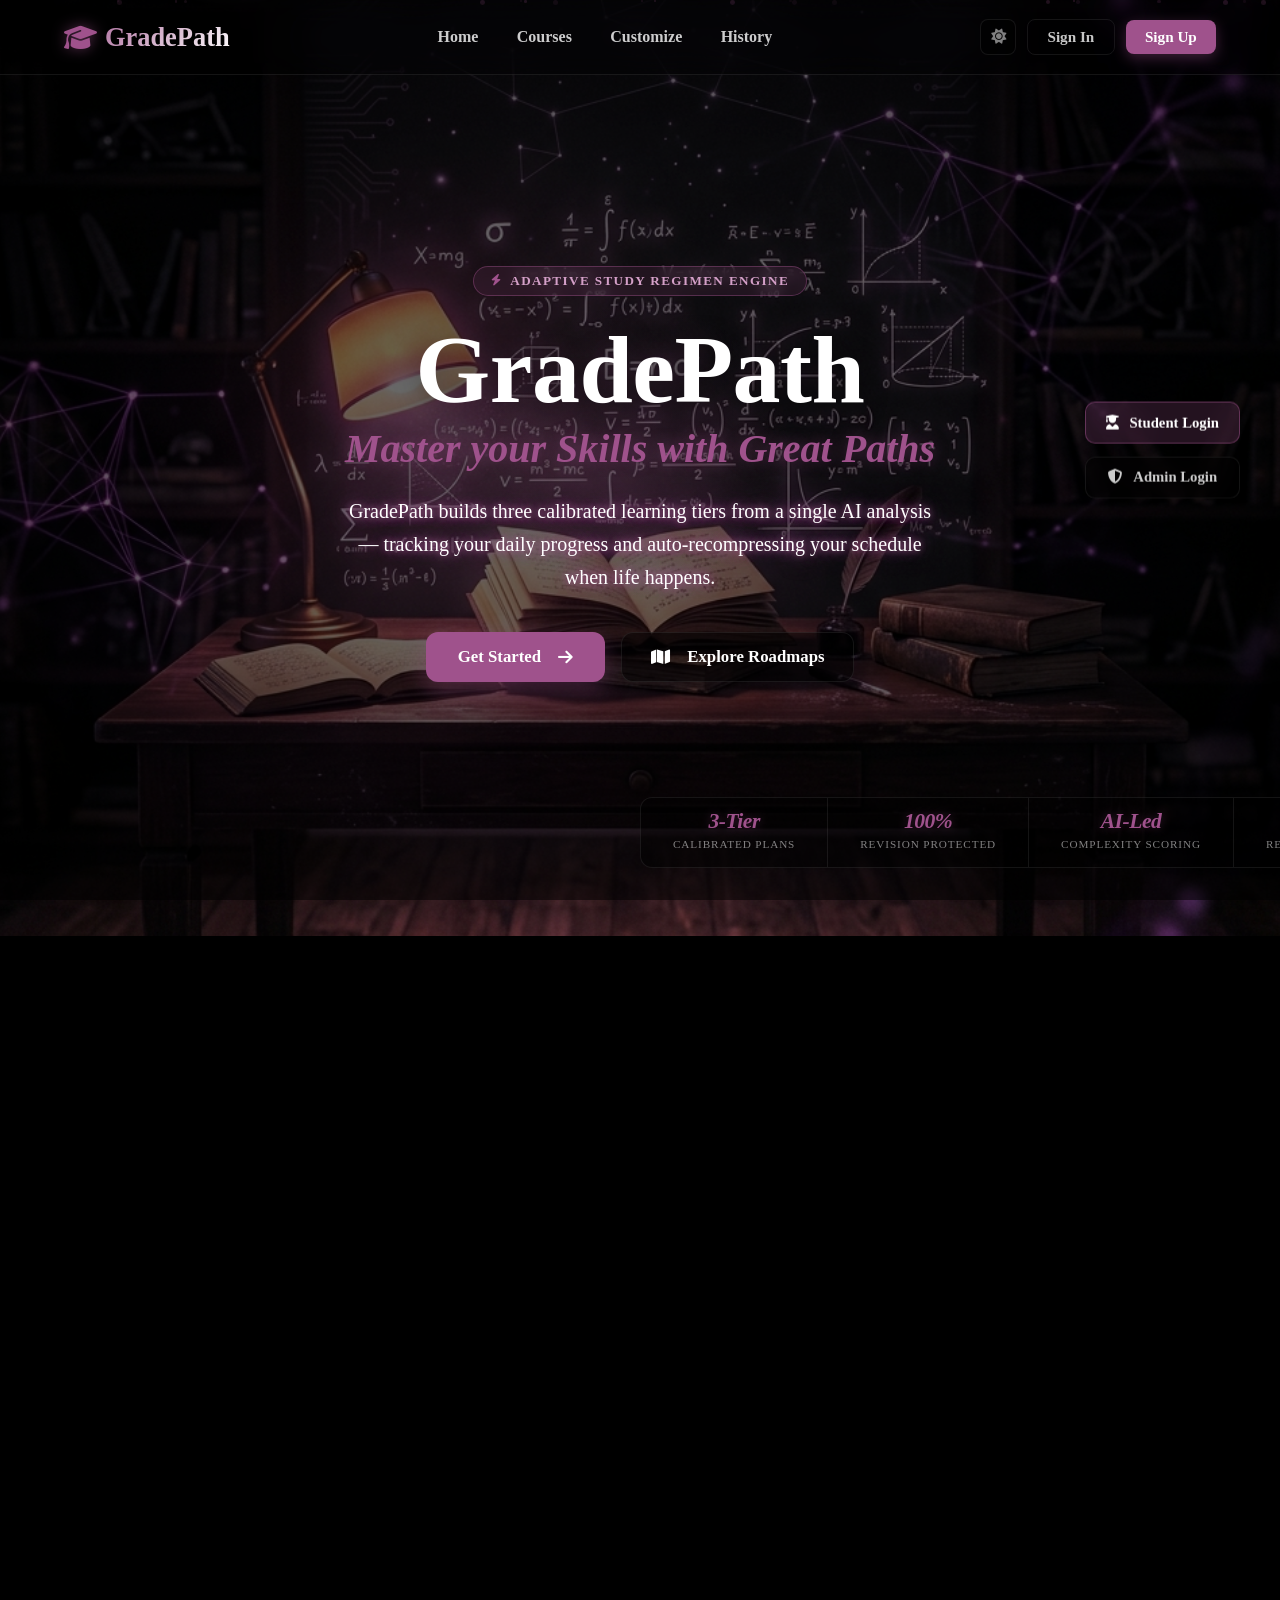
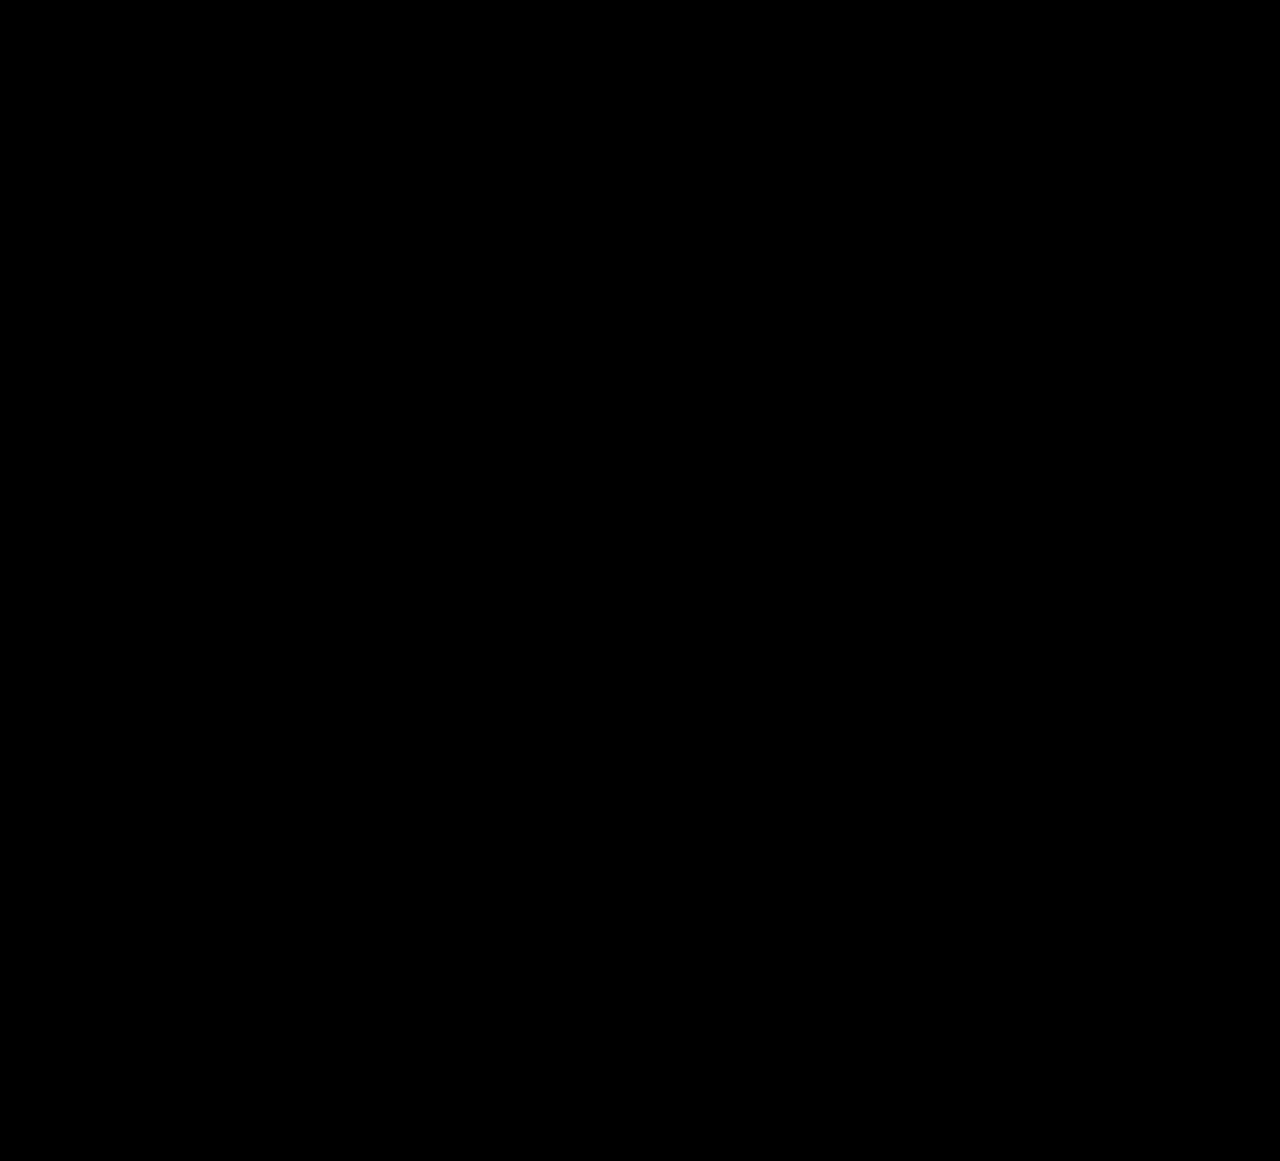
<file: Frontend/index.html>
<!DOCTYPE html>
<html lang="en">
<head>
    <meta charset="UTF-8">
    <meta name="viewport" content="width=device-width, initial-scale=1.0">
    <title>GradePath - AI-Driven Multi-Tier Grade-Targeted Study Planner</title>
    <meta name="description" content="GradePath adapts your study schedule to your exact grade targets with AI-driven scheduling across 3 calibrated tiers.">
    <link rel="stylesheet" href="https://cdnjs.cloudflare.com/ajax/libs/font-awesome/6.4.0/css/all.min.css">
    <link rel="stylesheet" href="style.css">
    <script>
        window.API_BASE_URL = window.API_BASE_URL || 'https://ai.vishnulabs.dev/api';
    </script>
    <script src="script.js?v=20260722-1" defer></script>
    <style>
        /* ═══════════════════════════════════════════════════
           RESET
           ═══════════════════════════════════════════════════ */
        *, *::before, *::after { margin: 0; padding: 0; box-sizing: border-box; }

        /* ═══════════════════════════════════════════════════
           DESIGN TOKENS — DARK MODE (default)
           ═══════════════════════════════════════════════════ */
        :root {
            /* Palette */
            --accent:          #9f528c;
            --accent-glow:     rgba(159, 82, 140, 0.38);
            --accent-light:    #d4a0c8;

            /* Typography */
            --font-main:       'Times New Roman', Times, Georgia, serif;
            --text-hero:       #ffffff;
            --text-body:       rgba(255, 255, 255, 0.68);
            --text-ui:         rgba(255, 255, 255, 0.80);
            --text-muted:      rgba(255, 255, 255, 0.50);
            --text-badge:      #d4a0c8;
            --text-stat-label: rgba(255, 255, 255, 0.50);

            /* Glass surfaces */
            --nav-bg:          rgba(0,   0,   0,   0.30);
            --card-bg:         rgba(0,   0,   0,   0.48);
            --card-border:     rgba(255, 255, 255, 0.08);
            --stat-hover:      rgba(159, 82, 140, 0.14);
            --badge-bg:        rgba(159, 82, 140, 0.13);
            --badge-border:    rgba(159, 82, 140, 0.42);
            --portal-active-bg:rgba(159, 82, 140, 0.22);
            --portal-active-bd:rgba(159, 82, 140, 0.50);
            --portal-active-tx:#ffffff;
            --ghost-btn-color: rgba(255, 255, 255, 0.78);

            /* Background */
            --bg-src:    url('assets/hero_dark.png');
            --overlay:   rgba(0, 0, 0, 0.42);
            --vignette:  radial-gradient(ellipse 85% 65% at 50% 50%, transparent 35%, rgba(0,0,0,0.28) 100%);
            --img-filter: brightness(0.70) saturate(1.15);
        }

        /* ═══════════════════════════════════════════════════
           DESIGN TOKENS — LIGHT MODE
           ═══════════════════════════════════════════════════ */
        body.light-mode {
            --text-hero:       #0d0d0d;
            --text-body:       rgba(0,   0,   0,   0.65);
            --text-ui:         rgba(0,   0,   0,   0.78);
            --text-muted:      rgba(0,   0,   0,   0.48);
            --text-badge:      #6b2d5a;
            --text-stat-label: rgba(0,   0,   0,   0.48);

            --nav-bg:          rgba(255, 255, 255, 0.42);
            --card-bg:         rgba(255, 255, 255, 0.52);
            --card-border:     rgba(0,   0,   0,   0.10);
            --stat-hover:      rgba(159, 82, 140, 0.08);
            --badge-bg:        rgba(159, 82, 140, 0.10);
            --badge-border:    rgba(159, 82, 140, 0.40);
            --portal-active-bg:rgba(159, 82, 140, 0.15);
            --portal-active-bd:rgba(159, 82, 140, 0.42);
            --portal-active-tx:#3d0030;
            --ghost-btn-color: rgba(0,   0,   0,   0.72);

            --bg-src:    url('assets/hero_light.png');
            --overlay:   rgba(255, 255, 255, 0.45);
            --vignette:  radial-gradient(ellipse 85% 65% at 50% 50%, transparent 20%, rgba(255,255,255,0.22) 100%);
            --img-filter: brightness(0.90) saturate(1.05);
        }

        /* ═══════════════════════════════════════════════════
           BASE
           ═══════════════════════════════════════════════════ */
        html, body {
            width: 100%;
            height: 100%;
            overflow-y: auto;
            overflow-x: hidden;
            font-family: var(--font-main);
            scroll-behavior: smooth;
        }

        /* Customize scrollbars globally */
        ::-webkit-scrollbar {
            width: 8px;
        }
        ::-webkit-scrollbar-track {
            background: rgba(0, 0, 0, 0.15);
        }
        body.light-mode ::-webkit-scrollbar-track {
            background: rgba(0, 0, 0, 0.05);
        }
        ::-webkit-scrollbar-thumb {
            background: var(--accent);
            border-radius: 4px;
        }

        /* ═══════════════════════════════════════════════════
           BACKGROUND IMAGE — switches with theme
           ═══════════════════════════════════════════════════ */
        .hero-bg {
            position: fixed;
            inset: 0;
            z-index: 0;
            will-change: transform;
        }

        /* The two image layers — only one visible at a time */
        .bg-img {
            position: absolute;
            inset: -4%;        /* over-size for parallax headroom */
            width: 108%;
            height: 108%;
            background-size: cover;
            background-position: center;
            background-repeat: no-repeat;
            transition: opacity 0.65s ease, filter 0.65s ease;
            filter: var(--img-filter);
        }

        .bg-img-dark  { background-image: url('assets/hero_dark.png');  opacity: 1; }
        .bg-img-light { background-image: url('assets/hero_light.png'); opacity: 0; }

        body.light-mode .bg-img-dark  { opacity: 0; }
        body.light-mode .bg-img-light { opacity: 1; }

        /* ═══════════════════════════════════════════════════
           OVERLAY (colour + vignette)
           ═══════════════════════════════════════════════════ */
        .hero-overlay {
            position: fixed;
            inset: 0;
            z-index: 1;
            background: var(--overlay);
            background-image: var(--vignette);
            transition: background 0.65s ease;
            pointer-events: none;
        }

        /* ═══════════════════════════════════════════════════
           PARTICLES
        ═══════════════════════════════════════════════════ */
        .hero-particles {
            position: fixed;
            inset: 0;
            z-index: 2;
            pointer-events: none;
            overflow: hidden;
        }

        @keyframes float-up {
            0%   { transform: translateY(108vh) scale(0.5); opacity: 0; }
            8%   { opacity: 1; }
            90%  { opacity: 0.7; }
            100% { transform: translateY(-8vh)  scale(1.3); opacity: 0; }
        }

        /* ═══════════════════════════════════════════════════
           CURSOR GLOW
        ═══════════════════════════════════════════════════ */
        .cursor-glow {
            position: fixed;
            width: 300px;
            height: 300px;
            border-radius: 50%;
            pointer-events: none;
            z-index: 3;
            transform: translate(-50%, -50%);
            transition: opacity 0.4s ease;
        }

        /* dark: radial purple glow */
        .cursor-glow { background: radial-gradient(circle, rgba(159,82,140,0.13) 0%, transparent 70%); }
        body.light-mode .cursor-glow { background: radial-gradient(circle, rgba(159,82,140,0.07) 0%, transparent 70%); }

        /* ═══════════════════════════════════════════════════
           NAV
        ═══════════════════════════════════════════════════ */
        .hero-nav {
            position: fixed;
            top: 0; left: 0; right: 0;
            z-index: 200;
            display: flex;
            align-items: center;
            justify-content: space-between;
            padding: 1.15rem 4rem;
            backdrop-filter: blur(18px) saturate(1.5);
            -webkit-backdrop-filter: blur(18px) saturate(1.5);
            background: var(--nav-bg);
            border-bottom: 1px solid var(--card-border);
            transition: background 0.5s ease, border-color 0.5s ease;
        }

        .hero-nav-logo {
            font-family: 'Times New Roman', Times, serif !important;
            font-size: 1.65rem;
            font-weight: 700;
            font-style: normal;
            text-decoration: none;
            display: flex;
            align-items: center;
            gap: 0.5rem;
            background: linear-gradient(135deg, #9f528c, var(--text-hero));
            -webkit-background-clip: text;
            -webkit-text-fill-color: transparent;
            background-clip: text;
            transition: filter 0.3s;
        }

        .hero-nav-logo i {
            -webkit-text-fill-color: #9f528c;
            filter: drop-shadow(0 0 7px rgba(159,82,140,0.55));
        }

        .hero-nav-logo:hover { filter: brightness(1.15); }

        .hero-nav-links {
            display: flex;
            gap: 2.4rem;
        }

        .hero-nav-links a {
            font-family: var(--font-main);
            color: var(--text-ui);
            text-decoration: none;
            font-size: 1rem;
            font-weight: 600;
            transition: color 0.25s ease;
            position: relative;
        }

        .hero-nav-links a::after {
            content: '';
            position: absolute;
            bottom: -3px; left: 0;
            width: 0; height: 2px;
            background: #9f528c;
            border-radius: 2px;
            transition: width 0.3s ease;
        }

        .hero-nav-links a:hover { color: var(--text-hero); }
        .hero-nav-links a:hover::after { width: 100%; }

        .hero-nav-actions { display: flex; gap: 0.7rem; align-items: center; }

        /* Buttons */
        .nav-btn {
            font-family: var(--font-main);
            font-size: 0.95rem;
            font-weight: 600;
            padding: 0.48rem 1.2rem;
            border-radius: 8px;
            border: none;
            cursor: pointer;
            text-decoration: none;
            display: inline-flex;
            align-items: center;
            transition: all 0.25s ease;
        }

        .nav-btn-ghost {
            background: transparent;
            color: var(--ghost-btn-color);
            border: 1px solid var(--card-border);
        }

        .nav-btn-ghost:hover {
            background: rgba(159,82,140,0.10);
            color: var(--text-hero);
            border-color: rgba(159,82,140,0.4);
        }

        .nav-btn-primary {
            background: #9f528c;
            color: #fff;
            box-shadow: 0 4px 14px var(--accent-glow);
        }

        .nav-btn-primary:hover {
            background: #fff;
            color: #000;
            box-shadow: 0 6px 22px var(--accent-glow);
            transform: translateY(-1px);
        }

        .theme-toggle-btn {
            background: var(--card-bg);
            border: 1px solid var(--card-border);
            color: var(--text-muted);
            width: 36px; height: 36px;
            border-radius: 8px;
            cursor: pointer;
            font-size: 0.95rem;
            display: flex; align-items: center; justify-content: center;
            transition: all 0.3s ease;
        }

        .theme-toggle-btn:hover {
            color: #9f528c;
            border-color: rgba(159,82,140,0.45);
            background: rgba(159,82,140,0.1);
            transform: rotate(22deg);
        }

        /* ═══════════════════════════════════════════════════
           HERO CONTENT
        ═══════════════════════════════════════════════════ */
        .hero-content {
            position: absolute;
            inset: 0;
            z-index: 10;
            display: flex;
            flex-direction: column;
            align-items: center;
            justify-content: center;
            text-align: center;
            padding: 5rem 2rem 2rem;
            pointer-events: none;
        }

        .hero-content a,
        .hero-content button { pointer-events: auto; }

        /* Badge */
        .hero-badge {
            font-family: var(--font-main);
            display: inline-flex;
            align-items: center;
            gap: 0.5rem;
            background: var(--badge-bg);
            border: 1px solid var(--badge-border);
            color: var(--text-badge);
            padding: 0.38rem 1.05rem;
            border-radius: 50px;
            font-size: 0.82rem;
            font-weight: 600;
            letter-spacing: 1.4px;
            text-transform: uppercase;
            margin-bottom: 1.5rem;
            backdrop-filter: blur(6px);
            animation: badge-pulse 3.5s ease-in-out infinite, fade-up 0.7s ease-out both;
            pointer-events: auto;
            transition: color 0.5s, background 0.5s, border-color 0.5s;
        }

        .hero-badge i { font-size: 0.72rem; color: #9f528c; }

        @keyframes badge-pulse {
            0%, 100% { box-shadow: 0 0 0 0 rgba(159,82,140,0); }
            50%       { box-shadow: 0 0 0 6px rgba(159,82,140,0.11); }
        }

        /* Title */
        .hero-title {
            font-family: 'Times New Roman', Times, serif !important;
            font-size: clamp(3.2rem, 7.5vw, 6.2rem);
            font-weight: 700;
            font-style: normal;
            color: var(--text-hero);
            line-height: 1.05;
            letter-spacing: -0.5px;
            margin-bottom: 0.3rem;
            text-shadow: 0 4px 28px rgba(0,0,0,0.28);
            animation: fade-up 0.75s 0.1s ease-out both;
            transition: color 0.5s, text-shadow 0.5s;
        }

        body.light-mode .hero-title {
            text-shadow: 0 2px 10px rgba(0,0,0,0.10);
        }

        .hero-subheading {
            font-family: 'Times New Roman', Times, serif !important;
            font-size: clamp(1.4rem, 3.2vw, 2.5rem);
            font-weight: 700;
            font-style: italic;
            color: #9f528c;
            margin-bottom: 1.4rem;
            text-shadow: 0 0 16px rgba(159, 82, 140, 0.45);
            animation: fade-up 0.75s 0.15s ease-out both;
        }

        .hero-title .accent-word {
            background: linear-gradient(135deg, #9f528c 0%, #d4a0c8 100%);
            -webkit-background-clip: text;
            -webkit-text-fill-color: transparent;
            background-clip: text;
            filter: drop-shadow(0 0 18px rgba(159,82,140,0.35));
            font-style: italic;
        }

        /* Subtitle with Neon Glow & Centered Alignment */
        .hero-subtitle {
            font-family: 'Times New Roman', Times, Georgia, serif !important;
            font-size: clamp(1rem, 2vw, 1.25rem);
            font-weight: 500;
            color: #ffffff;
            max-width: 780px;
            line-height: 1.65;
            margin: 0 auto 2.4rem auto !important;
            text-align: center !important;
            text-transform: none !important;
            letter-spacing: normal !important;
            animation: fade-up 0.75s 0.2s ease-out both;
            pointer-events: auto;
            transition: color 0.5s, text-shadow 0.5s;
            /* Vibrant Neon Glow */
            text-shadow: 
                0 0 6px rgba(159, 82, 140, 0.95),
                0 0 14px rgba(159, 82, 140, 0.8),
                0 0 24px rgba(212, 160, 200, 0.65),
                0 0 38px rgba(159, 82, 140, 0.45);
        }

        body.light-mode .hero-subtitle {
            color: #2b0827;
            text-shadow: 
                0 0 6px rgba(159, 82, 140, 0.75),
                0 0 14px rgba(159, 82, 140, 0.55),
                0 0 24px rgba(159, 82, 140, 0.35);
        }

        @keyframes fade-up {
            from { transform: translateY(26px); opacity: 0; }
            to   { transform: translateY(0);    opacity: 1; }
        }

        /* CTA buttons */
        .hero-cta-group {
            display: flex;
            gap: 1rem;
            flex-wrap: wrap;
            justify-content: center;
            animation: fade-up 0.75s 0.3s ease-out both;
        }

        .cta-primary {
            font-family: var(--font-main);
            font-size: 1.05rem;
            font-weight: 700;
            background: #9f528c;
            color: #fff;
            padding: 0.88rem 2rem;
            border-radius: 12px;
            text-decoration: none;
            display: inline-flex;
            align-items: center;
            gap: 0.55rem;
            box-shadow: 0 8px 24px var(--accent-glow);
            transition: all 0.3s ease;
            pointer-events: auto;
        }

        .cta-primary:hover {
            background: #fff;
            color: #000;
            transform: translateY(-3px) scale(1.02);
            box-shadow: 0 14px 34px var(--accent-glow);
        }

        .cta-secondary {
            font-family: var(--font-main);
            font-size: 1.05rem;
            font-weight: 600;
            background: var(--card-bg);
            color: var(--text-hero);
            padding: 0.88rem 1.8rem;
            border-radius: 12px;
            text-decoration: none;
            display: inline-flex;
            align-items: center;
            gap: 0.55rem;
            border: 1px solid var(--card-border);
            backdrop-filter: blur(8px);
            transition: all 0.3s ease;
            pointer-events: auto;
        }

        .cta-secondary:hover {
            background: rgba(159,82,140,0.12);
            border-color: rgba(159,82,140,0.45);
            transform: translateY(-3px) scale(1.02);
        }

        /* ═══════════════════════════════════════════════════
           PORTAL LINKS (right)
        ═══════════════════════════════════════════════════ */
        .hero-portal-links {
            position: absolute;
            right: 2.5rem;
            top: 50%;
            transform: translateY(-50%);
            z-index: 50;
            display: flex;
            flex-direction: column;
            gap: 0.8rem;
            animation: slide-right 0.7s 0.35s ease-out both;
        }

        @keyframes slide-right {
            from { transform: translateY(-50%) translateX(40px); opacity: 0; }
            to   { transform: translateY(-50%) translateX(0);    opacity: 1; }
        }

        .portal-link {
            font-family: var(--font-main);
            font-size: 0.92rem;
            font-weight: 600;
            display: flex;
            align-items: center;
            gap: 0.65rem;
            background: var(--card-bg);
            border: 1px solid var(--card-border);
            color: var(--text-ui);
            padding: 0.72rem 1.1rem;
            border-radius: 10px;
            text-decoration: none;
            min-width: 155px;
            justify-content: center;
            backdrop-filter: blur(12px);
            transition: all 0.3s ease;
        }

        .portal-link:hover {
            background: rgba(159,82,140,0.18);
            border-color: rgba(159,82,140,0.50);
            color: var(--text-hero);
            transform: translateX(-5px);
            box-shadow: 0 6px 18px rgba(159,82,140,0.18);
        }

        .portal-link.student-link {
            background: var(--portal-active-bg);
            border-color: var(--portal-active-bd);
            color: var(--portal-active-tx);
        }

        .portal-link.student-link:hover {
            background: #9f528c;
            color: #fff;
            box-shadow: 0 8px 22px var(--accent-glow);
        }

        /* ═══════════════════════════════════════════════════
           STATS BAR
        ═══════════════════════════════════════════════════ */
        .hero-stats-bar {
            position: absolute;
            bottom: 2rem;
            left: 50%;
            transform: translateX(-50%);
            z-index: 50;
            display: flex;
            white-space: nowrap;
            animation: fade-up 0.75s 0.5s ease-out both;
        }

        .hero-stat {
            text-align: center;
            padding: 0.82rem 2rem;
            background: var(--card-bg);
            border: 1px solid var(--card-border);
            backdrop-filter: blur(14px);
            transition: all 0.3s ease;
            cursor: default;
        }

        .hero-stat:first-child { border-radius: 12px 0 0 12px; }
        .hero-stat:last-child  { border-radius: 0 12px 12px 0; }
        .hero-stat:not(:last-child) { border-right: none; }

        .hero-stat:hover {
            background: var(--stat-hover);
            border-color: rgba(159,82,140,0.38);
            transform: translateY(-4px);
            z-index: 1;
        }

        .hero-stat h4 {
            font-family: var(--font-main);
            font-size: 1.35rem;
            font-weight: 700;
            font-style: italic;
            color: #9f528c;
            line-height: 1;
            margin-bottom: 0.22rem;
            text-shadow: 0 0 10px rgba(159,82,140,0.4);
        }

        .hero-stat p {
            font-family: var(--font-main);
            font-size: 0.70rem;
            color: var(--text-stat-label);
            text-transform: uppercase;
            letter-spacing: 0.9px;
            font-weight: 500;
            transition: color 0.5s;
        }

        /* ═══════════════════════════════════════════════════
           RESPONSIVE
        ═══════════════════════════════════════════════════ */
        @media (max-width: 1100px) {
            .hero-nav { padding: 1rem 2rem; }
            .hero-portal-links {
                position: relative;
                top: auto; right: auto;
                transform: none;
                flex-direction: row;
                flex-wrap: wrap;
                justify-content: center;
                gap: 0.8rem;
                margin-top: 1.5rem;
                animation: fade-up 0.75s 0.4s ease-out both;
            }
        }

        @media (max-width: 768px) {
            html, body { overflow: auto; height: auto; }
            .hero-bg, .hero-overlay, .hero-particles,
            .cursor-glow { position: fixed; }

            .hero-nav { padding: 0.85rem 1.2rem; flex-wrap: wrap; gap: 0.5rem; }
            .hero-nav-links { display: none; }
            .hero-nav-actions { gap: 0.4rem; }

            .hero-content {
                position: relative;
                min-height: 100vh;
                padding: 6rem 1.2rem 2rem;
            }

            .hero-portal-links {
                position: relative;
                top: auto; right: auto;
                transform: none;
                flex-direction: row;
                flex-wrap: wrap;
                justify-content: center;
                gap: 0.6rem;
                padding: 1rem 0 0;
                animation: fade-up 0.75s 0.4s ease-out both;
            }

            .portal-link { min-width: 130px; }
            .portal-link:hover { transform: translateY(-3px); }

            .hero-stats-bar {
                position: relative;
                bottom: auto; left: auto;
                transform: none;
                flex-wrap: wrap;
                justify-content: center;
                gap: 0.5rem;
                padding: 1.2rem 1rem;
                width: 100%;
            }

            .hero-stat {
                border-radius: 10px !important;
                border: 1px solid var(--card-border) !important;
                flex: 1 1 45%;
                min-width: 130px;
            }
        }

        @media (max-width: 600px) {
            .hero-subtitle br { display: none; }
        }

        @media (max-width: 480px) {
            .hero-title { font-size: clamp(2.2rem, 9vw, 3.5rem); }
            .hero-subheading { font-size: clamp(1.1rem, 5vw, 1.5rem); }
            .hero-subtitle { font-size: 0.95rem; padding: 0 0.5rem; }
            .cta-primary, .cta-secondary { width: 100%; justify-content: center; }
            .hero-cta-group { flex-direction: column; width: 100%; }
            .hero-stat { flex: 1 1 100%; }
        }

        /* ═══════════════════════════════════════════════════
           HOME PAGE SECTION SCROLL LAYOUT & COMPONENTS
           ═══════════════════════════════════════════════════ */
        .hero-section-wrapper {
            position: relative;
            min-height: 100vh;
            width: 100%;
            display: flex;
            align-items: center;
            justify-content: center;
            box-sizing: border-box;
            z-index: 5;
            padding-bottom: 6rem;
        }

        .home-scroll-section {
            position: relative;
            padding: 8rem 5% 6rem;
            width: 100%;
            z-index: 10;
            display: flex;
            justify-content: center;
            box-sizing: border-box;
            scroll-margin-top: 80px;
        }

        .section-container {
            width: 100%;
            max-width: 960px;
            background: var(--card-bg);
            border: 1px solid var(--card-border);
            backdrop-filter: blur(25px);
            -webkit-backdrop-filter: blur(25px);
            border-radius: 30px;
            padding: 3.5rem;
            box-shadow: 0 20px 50px rgba(0, 0, 0, 0.3);
            transition: border-color 0.3s ease, box-shadow 0.3s ease;
        }

        .section-container:hover {
            border-color: var(--border-pink);
            box-shadow: 0 20px 60px rgba(159, 82, 140, 0.15);
        }

        .section-title {
            font-size: 3rem;
            font-weight: 800;
            color: var(--text-hero);
            margin-bottom: 0.6rem;
            text-align: center;
            font-family: var(--font-main);
        }

        .section-desc {
            font-size: 1.05rem;
            color: var(--text-body);
            text-align: center;
            max-width: 620px;
            margin: 0 auto 2.5rem;
            line-height: 1.5;
        }

        /* Horizontal side-scroller courses list styling */
        #courses-section {
            padding-left: 0;
            padding-right: 0;
            width: 100%;
        }

        #courses-section .section-container {
            max-width: 100%;
            width: 100%;
            border-radius: 0;
            border-left: none;
            border-right: none;
            padding: 3.5rem 0;
        }

        .courses-header-wrapper {
            display: flex;
            justify-content: space-between;
            align-items: flex-end;
            padding: 0 5vw;
            margin-bottom: 1.5rem;
        }

        .courses-header-wrapper .page-title-section {
            text-align: left;
            margin-bottom: 0;
            padding: 0;
        }

        .courses-header-wrapper .section-title {
            text-align: left;
        }

        .courses-header-wrapper .section-desc {
            text-align: left;
            margin: 0.5rem 0 0 0;
        }

        .courses-nav-arrows {
            display: flex;
            gap: 0.75rem;
            align-items: center;
            flex-shrink: 0;
        }

        .scroll-arrow-btn {
            width: 44px;
            height: 44px;
            border-radius: 50%;
            background: rgba(255, 255, 255, 0.08);
            border: 1px solid var(--card-border);
            color: var(--text-hero);
            display: flex;
            align-items: center;
            justify-content: center;
            cursor: pointer;
            backdrop-filter: blur(10px);
            transition: all 0.3s ease;
            font-size: 1rem;
            position: relative;
            z-index: 100;
            pointer-events: auto;
            user-select: none;
        }

        .scroll-arrow-btn * {
            pointer-events: none;
        }

        body.light-mode .scroll-arrow-btn {
            background: rgba(0, 0, 0, 0.05);
            border-color: rgba(0, 0, 0, 0.1);
        }

        .scroll-arrow-btn:hover {
            background: var(--accent);
            color: #ffffff;
            border-color: var(--accent);
            box-shadow: 0 4px 15px var(--accent-glow);
            transform: scale(1.08);
        }

        .scroll-arrow-btn:active {
            transform: scale(0.95);
        }

        .courses-list-scroller {
            width: 100%;
            overflow-x: auto;
            overflow-y: hidden;
            display: flex;
            flex-direction: row;
            gap: 1.5rem;
            padding: 0.8rem 5vw 1.8rem;
            margin-top: 1.5rem;
            scroll-snap-type: x mandatory;
            scrollbar-width: none;
            -ms-overflow-style: none;
        }

        .courses-list-scroller::-webkit-scrollbar {
            display: none;
            width: 0;
            height: 0;
        }
        .courses-list-scroller::-webkit-scrollbar-track {
            background: rgba(255, 255, 255, 0.02);
            border-radius: 4px;
        }
        body.light-mode .courses-list-scroller::-webkit-scrollbar-track {
            background: rgba(0, 0, 0, 0.03);
        }
        .courses-list-scroller::-webkit-scrollbar-thumb {
            background: var(--accent);
            border-radius: 4px;
        }

        .course-scroll-card {
            display: flex;
            flex-direction: column;
            justify-content: space-between;
            background: rgba(255, 255, 255, 0.03);
            border: 1px solid var(--card-border);
            border-radius: 16px;
            padding: 1.8rem;
            transition: all 0.3s ease;
            gap: 1.5rem;
            width: 320px;
            min-height: 240px;
            flex: 0 0 auto;
            scroll-snap-align: start;
        }

        body.light-mode .course-scroll-card {
            background: rgba(0, 0, 0, 0.02);
        }

        .course-scroll-card:hover {
            border-color: var(--accent);
            transform: translateY(-6px);
            box-shadow: 0 8px 25px var(--accent-glow);
            background: rgba(159, 82, 140, 0.05);
        }

        .course-scroll-details {
            display: flex;
            flex-direction: column;
            gap: 0.5rem;
        }

        .course-scroll-category {
            font-size: 0.75rem;
            text-transform: uppercase;
            letter-spacing: 1.5px;
            color: var(--accent);
            font-weight: 700;
        }

        .course-scroll-details h3 {
            font-size: 1.35rem;
            color: var(--text-hero);
            font-family: var(--font-main);
            margin: 0;
        }

        .course-scroll-details p {
            font-size: 0.95rem;
            color: var(--text-body);
            line-height: 1.5;
            margin: 0;
        }

        .course-scroll-meta {
            display: flex;
            align-items: center;
            justify-content: space-between;
            border-top: 1px solid var(--card-border);
            padding-top: 1.2rem;
            width: 100%;
        }

        .course-scroll-stages {
            font-size: 0.9rem;
            color: var(--text-muted);
            display: flex;
            align-items: center;
            gap: 0.4rem;
        }

        .course-scroll-stages i {
            color: var(--accent);
        }

        /* Customize Form Override rules inside index.html */
        #customize-form .form-control {
            background: rgba(0, 0, 0, 0.25);
            border: 1px solid var(--card-border);
            color: var(--text-hero);
            font-family: var(--font-main);
        }

        body.light-mode #customize-form .form-control {
            background: rgba(255, 255, 255, 0.9);
            border-color: rgba(0, 0, 0, 0.15);
            color: #000000;
        }

        #customize-form .form-control:focus {
            border-color: var(--accent);
            box-shadow: 0 0 10px var(--accent-glow);
        }

        #customize-form .tab-btn {
            color: var(--text-muted);
            font-family: var(--font-main);
        }

        #customize-form .tab-btn.active {
            color: var(--accent);
            border-bottom-color: var(--accent);
        }

        #customize-form .file-upload-zone {
            background: rgba(255, 255, 255, 0.01);
            border-color: var(--card-border);
        }

        #customize-form .file-upload-zone:hover {
            border-color: var(--accent);
            background: rgba(159, 82, 140, 0.05);
        }

        #customize-form .btn-primary {
            background-color: var(--accent);
            color: #ffffff;
            font-family: var(--font-main);
            box-shadow: 0 4px 15px var(--accent-glow);
        }

        #customize-form .btn-primary:hover {
            background-color: var(--text-hero);
            color: var(--bg-dark);
        }

        body.light-mode #customize-form .btn-primary:hover {
            background-color: #000000;
            color: #ffffff;
        }

        @media (max-width: 850px) {
            .course-scroll-card {
                width: 280px;
                padding: 1.4rem;
            }
            .home-scroll-section {
                padding: 6rem 1rem 3rem;
            }
            .section-container {
                padding: 2rem 1.5rem;
            }
            .section-title {
                font-size: 2.3rem;
            }
        }
    </style>
</head>
<body id="page-landing">

    <!-- ① BACKGROUND (two layers: dark + light) -->
    <div class="hero-bg" id="hero-bg">
        <div class="bg-img bg-img-dark"  id="bg-dark"></div>
        <div class="bg-img bg-img-light" id="bg-light"></div>
    </div>

    <!-- ② OVERLAY -->
    <div class="hero-overlay"></div>

    <!-- ③ PARTICLES -->
    <div class="hero-particles" id="hero-particles"></div>

    <!-- ④ CURSOR GLOW -->
    <div class="cursor-glow" id="cursor-glow"></div>

    <!-- ⑤ NAV -->
    <nav class="hero-nav">
        <a href="#" class="hero-nav-logo">
            <i class="fas fa-graduation-cap"></i> GradePath
        </a>

        <div class="hero-nav-links">
            <a href="#">Home</a>
            <a href="#courses-section">Courses</a>
            <a href="#customize-section">Customize</a>
            <a href="vault.html">History</a>
        </div>

        <div class="hero-nav-actions">
            <button class="theme-toggle-btn" id="theme-toggle" title="Toggle Light/Dark Mode">
                <i class="fas fa-sun"></i>
            </button>
            <a href="login_student.html" class="nav-btn nav-btn-ghost">Sign In</a>
            <a href="register.html" class="nav-btn nav-btn-primary">Sign Up</a>
        </div>
    </nav>

    <!-- Main Scroll Wrapper -->
    <div class="hero-section-wrapper" id="home-section">
        <!-- ⑥ HERO CONTENT -->
        <div class="hero-content">
            <div class="hero-badge">
                <i class="fas fa-bolt"></i>
                Adaptive Study Regimen Engine
            </div>

            <h1 class="hero-title">
                GradePath
            </h1>
            <div class="hero-subheading">
                Master your Skills with Great Paths
            </div>

            <p class="hero-subtitle">
                GradePath builds three calibrated learning tiers from a single AI analysis<br>
                — tracking your daily progress and auto-recompressing your schedule<br>
                when life happens.
            </p>

            <div class="hero-cta-group">
                <a href="register.html" class="cta-primary">
                    Get Started &nbsp;<i class="fas fa-arrow-right"></i>
                </a>
                <a href="#courses-section" class="cta-secondary">
                    <i class="fas fa-map"></i>&nbsp; Explore Roadmaps
                </a>
            </div>
        </div>

        <!-- ⑦ PORTAL LINKS -->
        <div class="hero-portal-links">
            <a href="login_student.html" class="portal-link student-link">
                <i class="fas fa-user-graduate"></i> Student Login
            </a>
            <a href="login_admin.html" class="portal-link">
                <i class="fas fa-shield-alt"></i> Admin Login
            </a>
        </div>

        <!-- ⑧ STATS BAR -->
        <div class="hero-stats-bar">
            <div class="hero-stat">
                <h4>3-Tier</h4>
                <p>Calibrated Plans</p>
            </div>
            <div class="hero-stat">
                <h4>100%</h4>
                <p>Revision Protected</p>
            </div>
            <div class="hero-stat">
                <h4>AI-Led</h4>
                <p>Complexity Scoring</p>
            </div>
            <div class="hero-stat">
                <h4>Live</h4>
                <p>Recompression</p>
            </div>
        </div>
    </div>

    <!-- ═══════════════════════════════════════════════════
         COURSES SECTION (Horizontal Side Scroller)
         ═══════════════════════════════════════════════════ -->
    <section id="courses-section" class="home-scroll-section">
        <div class="section-container">
            <div class="courses-header-wrapper">
                <div class="page-title-section">
                    <h2 class="section-title">Ready-Made <span class="gradient-text">Roadmaps</span></h2>
                    <p class="section-desc">Select any benchmark curriculum to instantly view structured stage-by-stage learning pathways.</p>
                </div>
                <div class="courses-nav-arrows">
                    <button id="courses-scroll-left" class="scroll-arrow-btn" onclick="scrollCoursesLeft()" aria-label="Scroll left"><i class="fas fa-chevron-left"></i></button>
                    <button id="courses-scroll-right" class="scroll-arrow-btn" onclick="scrollCoursesRight()" aria-label="Scroll right"><i class="fas fa-chevron-right"></i></button>
                </div>
            </div>
            
            <div id="courses-grid" class="courses-list-scroller">
                <div style="text-align: center; color: var(--text-muted); padding: 2rem;">Loading course pathways...</div>
            </div>
        </div>
    </section>

    <!-- ═══════════════════════════════════════════════════
         CUSTOMIZE SECTION (Study Planner Form)
         ═══════════════════════════════════════════════════ -->
    <section id="customize-section" class="home-scroll-section">
        <div class="section-container">
            <div class="page-title-section" style="margin-bottom: 2rem; text-align: center;">
                <h2 class="section-title">Customize <span class="gradient-text">Study Planner</span></h2>
                <p class="section-desc">Define your test criteria and upload a syllabus. GradePath will derive three grade-calibrated plans from a single complexity analysis.</p>
            </div>
            
            <form id="customize-form" data-uploaded-text="">
                <h3 style="border-bottom: 1px solid var(--border-glass); padding-bottom: 0.5rem; margin-bottom: 1.5rem; color: var(--text-hero); font-family: var(--font-main);">Target Criteria</h3>
                
                <div style="display: grid; grid-template-columns: 1fr 1fr; gap: 1.5rem;">
                    <div class="form-group">
                        <label for="cust-category">Exam Category</label>
                        <select id="cust-category" class="form-control" required>
                            <option value="Competitive">Competitive Entrance (JEE, NEET, etc.)</option>
                            <option value="Academic">Academic Semester (High School, University)</option>
                            <option value="Vocational">Vocational / Certifications</option>
                            <option value="Other">Other</option>
                        </select>
                    </div>
                    
                    <div class="form-group">
                        <label for="cust-format">Answer Format</label>
                        <select id="cust-format" class="form-control" required>
                            <option value="MCQ">Multiple Choice Questions (MCQ)</option>
                            <option value="Descriptive">Descriptive Papers / Essays</option>
                            <option value="Practical">Practical Lab / Coding Examination</option>
                            <option value="Oral">Oral Presentation / Viva Voce</option>
                            <option value="Other">Other</option>
                        </select>
                    </div>
                </div>
                
                <div class="form-group" id="cust-other-group" style="display: none;">
                    <label for="cust-other">Please Specify Category</label>
                    <input type="text" id="cust-other" class="form-control" placeholder="e.g. Placement Quiz">
                </div>
                
                <div style="display: grid; grid-template-columns: 1fr 1fr; gap: 1.5rem;">
                    <div class="form-group">
                        <label for="cust-name">Exam Name</label>
                        <input type="text" id="cust-name" class="form-control" placeholder="e.g., JEE Mains" list="exam-suggestions" required>
                        <datalist id="exam-suggestions">
                            <option value="JEE Mains">
                            <option value="JEE Advanced">
                            <option value="EAMCET">
                            <option value="NEET">
                            <option value="SAT">
                            <option value="GRE">
                        </datalist>
                    </div>
                    
                    <div class="form-group">
                        <label for="cust-subject">Subject Name</label>
                        <input type="text" id="cust-subject" class="form-control" placeholder="e.g., Physics, Java" required>
                    </div>
                </div>
                
                <h3 style="border-bottom: 1px solid var(--border-glass); padding-bottom: 0.5rem; margin-top: 2rem; margin-bottom: 1.5rem; color: var(--text-hero); font-family: var(--font-main);">Syllabus Content Intake</h3>
                
                <div class="syllabus-input-tabs">
                    <div class="tab-btn active" data-tab="bank"><i class="fas fa-database"></i> Syllabus Bank</div>
                    <div class="tab-btn" data-tab="upload"><i class="fas fa-file-upload"></i> Upload PDF/Image</div>
                    <div class="tab-btn" data-tab="paste"><i class="fas fa-paste"></i> Paste Text</div>
                </div>
                
                <!-- Syllabus Bank preset -->
                <div class="syllabus-tab-content active" id="tab-bank">
                    <div class="form-group">
                        <label for="cust-bank-select">Select syllabus preset</label>
                        <select id="cust-bank-select" class="form-control">
                            <option value="">-- Choose Preset --</option>
                        </select>
                        <p class="input-hint">Pre-tagged syllabi are calibrated for optimal analysis reliability.</p>
                    </div>
                </div>
                
                <!-- File Upload OCR -->
                <div class="syllabus-tab-content" id="tab-upload">
                    <div class="form-group">
                        <label style="color: var(--text-muted);">Upload syllabus file or image (OCR will run automatically)</label>
                        <div class="file-upload-zone" id="file-upload-zone">
                            <i class="fas fa-cloud-upload-alt"></i>
                            <h4>Drag & Drop syllabus file here</h4>
                            <p>Supports PDF, PNG, JPG, JPEG, BMP (Max size 10MB)</p>
                            <p style="font-size: 0.8rem; margin-top: 0.5rem; color: var(--accent);">Or click to browse files</p>
                            <input type="file" id="cust-file-input" class="file-upload-input" accept=".pdf,.png,.jpg,.jpeg,.bmp">
                        </div>
                        <div id="upload-success-info" class="upload-success-info"></div>
                    </div>
                </div>
                
                <!-- Paste Syllabus -->
                <div class="syllabus-tab-content" id="tab-paste">
                    <div class="form-group">
                        <label for="cust-paste">Paste Syllabus Outlines</label>
                        <textarea id="cust-paste" class="form-control" rows="8" placeholder="1. Topic One&#10;   - Subtopic detail&#10;2. Topic Two..."></textarea>
                    </div>
                </div>
                
                <h3 style="border-bottom: 1px solid var(--border-glass); padding-bottom: 0.5rem; margin-top: 2rem; margin-bottom: 1.5rem; color: var(--text-hero); font-family: var(--font-main);">Timeline & Score Targets</h3>
                
                <div style="display: grid; grid-template-columns: 1fr 1fr; gap: 1.5rem;">
                    <div class="form-group">
                        <label for="cust-date">Target Exam Date</label>
                        <input type="date" id="cust-date" class="form-control" required>
                    </div>
                    
                    <div class="form-group">
                        <label for="cust-grade">Baseline Target Grade Percentage (%)</label>
                        <input type="number" id="cust-grade" class="form-control" placeholder="75" min="30" max="90" required>
                        <p class="input-hint">Capped at 90% so that derived Plus10% schedules never exceed 100% boundary limits.</p>
                    </div>
                </div>
                
                <button type="submit" class="btn btn-primary" style="width: 100%; margin-top: 2rem; padding: 1rem;">
                    <i class="fas fa-magic"></i> Generate Multi-Tier Plans
                </button>
            </form>
        </div>
    </section>

    <!-- Modal for viewing a specific roadmap timeline -->
    <div id="roadmap-modal" class="modal">
        <div class="glass-card modal-content" style="background: #120d21 !important; color: #ffffff !important;">
            <div class="modal-header" style="border-bottom: 1px solid rgba(255,255,255,0.15) !important;">
                <h3 id="modal-title" style="margin: 0; color: #ffffff !important; font-family: var(--font-main);">Roadmap Timeline</h3>
                <span class="close-btn" onclick="closeModal()" style="color: #cbd5e1 !important;">&times;</span>
            </div>
            <div id="modal-roadmap-body" style="color: #ffffff !important;">
                <!-- Populated dynamically by script.js -->
            </div>
            <div style="text-align: right; margin-top: 1.5rem; border-top: 1px solid rgba(255,255,255,0.15); padding-top: 1rem;">
                <button class="btn btn-secondary btn-sm" onclick="closeModal()" style="color: #ffffff !important; background: rgba(255,255,255,0.15) !important; border: 1px solid rgba(255,255,255,0.25) !important;">Close</button>
                <a href="#customize-section" class="btn btn-primary btn-sm" onclick="closeModal()" style="color: #ffffff !important; background: linear-gradient(135deg, #a855f7, #ec4899) !important;">Use as base for Custom Plan</a>
            </div>
        </div>
    </div>

    <script>
    (function () {
        /* ────────── THEME ────────── */
        const body   = document.body;
        const toggle = document.getElementById('theme-toggle');
        const MOON   = '<i class="fas fa-moon"></i>';
        const SUN    = '<i class="fas fa-sun"></i>';

        function applyTheme(dark) {
            if (dark) {
                body.classList.remove('light-mode');
                toggle.innerHTML = SUN;
                localStorage.setItem('theme', 'dark');
            } else {
                body.classList.add('light-mode');
                toggle.innerHTML = MOON;
                localStorage.setItem('theme', 'light');
            }
        }

        /* init from saved preference */
        applyTheme(localStorage.getItem('theme') !== 'light');

        toggle.addEventListener('click', () => {
            applyTheme(body.classList.contains('light-mode'));
        });

        /* ────────── PARTICLES ────────── */
        const pCon = document.getElementById('hero-particles');

        function spawnParticle() {
            const isLight = body.classList.contains('light-mode');
            const p    = document.createElement('div');
            const size = Math.random() * 4 + 1.5;
            const dur  = Math.random() * 14 + 8;
            const del  = Math.random() * 5;
            const alpha = isLight
                ? (Math.random() * 0.25 + 0.1).toFixed(2)
                : (Math.random() * 0.45 + 0.2).toFixed(2);
            Object.assign(p.style, {
                position:        'absolute',
                borderRadius:    '50%',
                background:      `rgba(159,82,140,${alpha})`,
                width:           `${size}px`,
                height:          `${size}px`,
                left:            `${Math.random() * 100}%`,
                animation:       `float-up ${dur}s ${del}s linear infinite`,
            });
            pCon.appendChild(p);
            setTimeout(() => p.remove(), (dur + del) * 1000 + 300);
        }

        for (let i = 0; i < 20; i++) spawnParticle();
        setInterval(spawnParticle, 900);

        /* ────────── PARALLAX + CURSOR GLOW ────────── */
        const heroBg    = document.getElementById('hero-bg');
        const glowEl    = document.getElementById('cursor-glow');
        let   mx = innerWidth / 2, my = innerHeight / 2;
        let   cx = mx, cy = my;
        let   raf;

        document.addEventListener('mousemove', e => { mx = e.clientX; my = e.clientY; });

        function tick() {
            cx += (mx - cx) * 0.055;
            cy += (my - cy) * 0.055;

            const nx = (cx / innerWidth  - 0.5) * 2;
            const ny = (cy / innerHeight - 0.5) * 2;

            /* BG drifts opposite to cursor (±20 px) */
            heroBg.style.transform = `translate(${nx * -20}px, ${ny * -20}px)`;

            /* Glow follows cursor */
            glowEl.style.left = `${cx}px`;
            glowEl.style.top  = `${cy}px`;

            raf = requestAnimationFrame(tick);
        }

        tick();

        document.addEventListener('mouseleave', () => {
            cancelAnimationFrame(raf);
            heroBg.style.transform = 'translate(0,0)';
        });
        document.addEventListener('mouseenter', tick);

        /* ────────── TOUCH: disable glow & parallax ────────── */
        if ('ontouchstart' in window) {
            glowEl.style.display = 'none';
            cancelAnimationFrame(raf);
        }

        /* ────────── STAT BAR: count-up on hover ────────── */
        document.querySelectorAll('.hero-stat').forEach(stat => {
            const h4 = stat.querySelector('h4');
            h4.dataset.orig = h4.textContent;
        });
    })();
    </script>
</body>
</html>
</file>
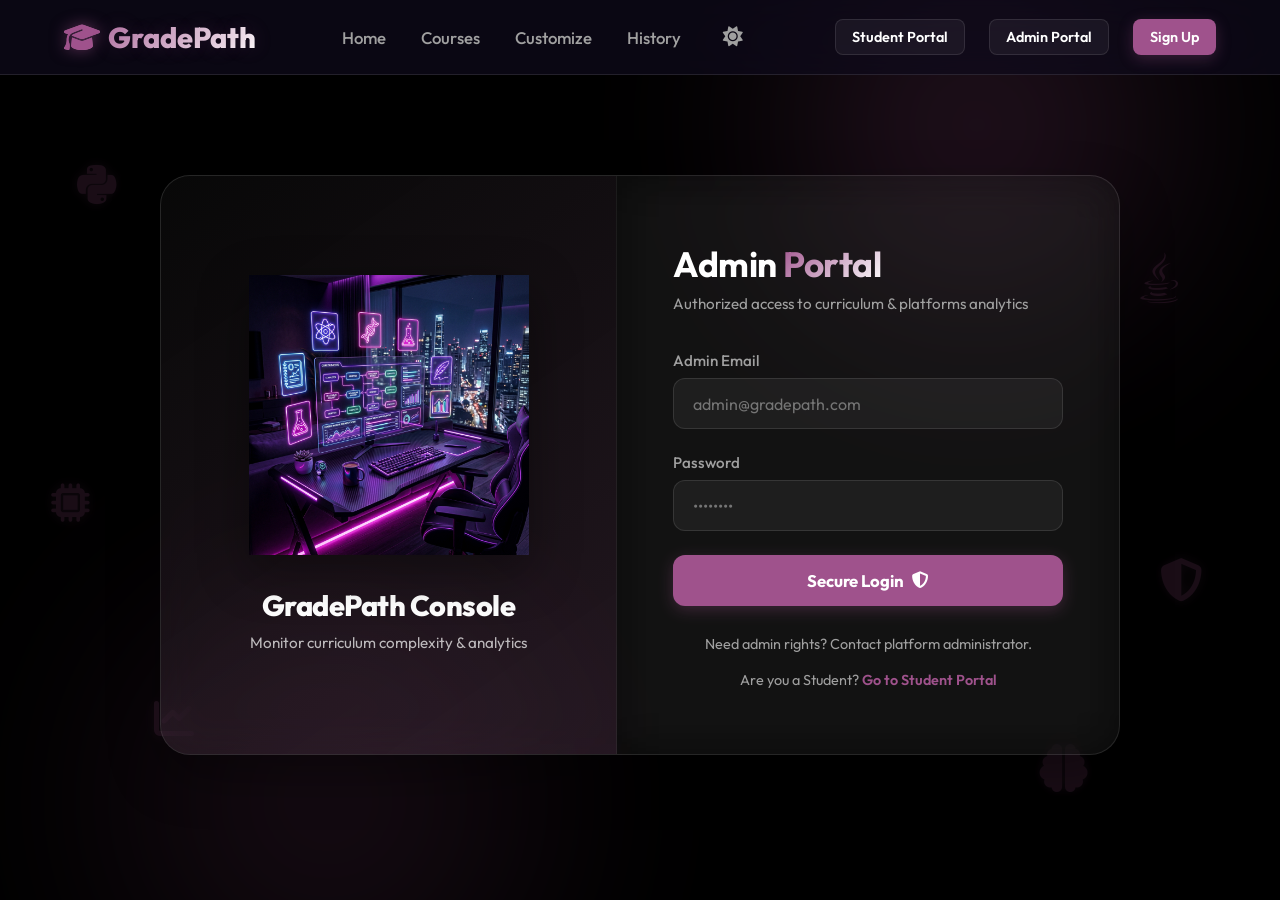
<file: Frontend/admin_dashboard.html>
<!DOCTYPE html>
<html lang="en">
<head>
    <meta charset="UTF-8">
    <meta name="viewport" content="width=device-width, initial-scale=1.0">
    <title>Admin Dashboard - GradePath</title>
    <link rel="stylesheet" href="https://cdnjs.cloudflare.com/ajax/libs/font-awesome/6.4.0/css/all.min.css">
    <link rel="stylesheet" href="style.css">
    <script>
        window.API_BASE_URL = window.API_BASE_URL || 'https://ai.vishnulabs.dev/api';
    </script>
    <script src="script.js?v=20260722-1" defer></script>
</head>
<body id="page-admin-dashboard">
    <div class="bg-blobs">
        <div class="blob blob-1"></div>
        <div class="blob blob-2"></div>
        <div class="blob blob-3"></div>
    </div>

    <header>
        <a href="index.html" class="logo">
            <i class="fas fa-graduation-cap"></i> GradePath
        </a>
        <nav>
            <a href="index.html">Home</a>
            <a href="courses.html">Courses</a>
            <a href="customize.html">Customize</a>
            <a href="vault.html">History</a>
        </nav>
        <div id="header-actions" class="header-actions"></div>
    </header>

    <main class="main-content">
        <div class="page-title-section">
            <h1>Admin <span class="gradient-text">Dashboard</span></h1>
            <p>Publish ready-made course pathways, review aggregate student metrics, and observe topic difficulty trends.</p>
        </div>

        <!-- Metric Stat Cards -->
        <div class="dashboard-stat-row">
            <div class="glass-card dashboard-stat-card">
                <i class="fas fa-users"></i>
                <h5>Total Students</h5>
                <p id="admin-stat-students">-</p>
            </div>
            <div class="glass-card dashboard-stat-card">
                <i class="fas fa-calendar-check"></i>
                <h5>Plans Generated</h5>
                <p id="admin-stat-plans">-</p>
            </div>
            <div class="glass-card dashboard-stat-card">
                <i class="fas fa-toggle-on"></i>
                <h5>Active Plans</h5>
                <p id="admin-stat-active">-</p>
            </div>
        </div>

        <div style="display: grid; grid-template-columns: 1.2fr 0.8fr; gap: 2rem; margin-bottom: 2.5rem;">
            <!-- Difficulty trends -->
            <div class="glass-card">
                <h3><i class="fas fa-chart-bar"></i> Subject Complexity Trends</h3>
                <p style="margin-bottom: 1.5rem;">Anonymized, average topic complexity scores (1–5) compiled from student syllabus customization requests.</p>
                <div class="analytics-container">
                    <div id="admin-difficulty-chart" class="analytics-bar-chart">
                        <!-- Rendered dynamically by script.js -->
                    </div>
                </div>
            </div>

            <!-- Publish new roadmap -->
            <div class="glass-card">
                <h3><i class="fas fa-plus-circle"></i> Publish Course Roadmap</h3>
                <p style="margin-bottom: 1rem; font-size: 0.9rem;">Add a preset benchmark roadmap to the student Courses page.</p>
                
                <form id="admin-course-form">
                    <div class="form-group">
                        <label for="c-name">Course Name</label>
                        <input type="text" id="c-name" class="form-control" placeholder="e.g. React basics" required>
                    </div>
                    <div class="form-group">
                        <label for="c-category">Domain Category</label>
                        <input type="text" id="c-category" class="form-control" placeholder="e.g. Web Development" required>
                    </div>
                    <div class="form-group">
                        <label for="c-desc">Overview Description</label>
                        <textarea id="c-desc" class="form-control" rows="3" placeholder="Course syllabus overview..." required></textarea>
                    </div>
                    
                    <button type="submit" class="btn btn-primary btn-sm" style="width: 100%;">
                        Publish Roadmap <i class="fas fa-paper-plane"></i>
                    </button>
                </form>
            </div>
        </div>

        <!-- Administrator Requests management -->
        <div class="glass-card" style="margin-bottom: 2.5rem;">
            <h3><i class="fas fa-key"></i> Administrator Access Requests</h3>
            <p>Review submitted administrator access code requests. Approved requests will automatically generate access codes for the user.</p>
            
            <div class="table-wrapper">
                <table>
                    <thead>
                        <tr>
                            <th>Requester Name</th>
                            <th>Email Address</th>
                            <th>Reason for Access</th>
                            <th>Status</th>
                            <th>Access Code</th>
                            <th>Actions</th>
                        </tr>
                    </thead>
                    <tbody id="admin-requests-table-body">
                        <tr>
                            <td colspan="6" style="text-align: center; color: var(--text-muted);">Loading requests...</td>
                        </tr>
                    </tbody>
                </table>
            </div>
        </div>

        <!-- Student Progress list -->
        <div class="glass-card">
            <h3><i class="fas fa-users-cog"></i> Active Student Registries</h3>
            <p>Observe which students are actively tracking plans and identify who needs planning adjustments.</p>
            
            <div class="table-wrapper">
                <table>
                    <thead>
                        <tr>
                            <th>Student Information</th>
                            <th>Active Study Plan</th>
                            <th>Current Pace</th>
                            <th>Joined Date</th>
                        </tr>
                    </thead>
                    <tbody id="admin-students-table-body">
                        <!-- Populated dynamically by script.js -->
                    </tbody>
                </table>
            </div>
        </div>
    </main>
</body>
</html>
</file>
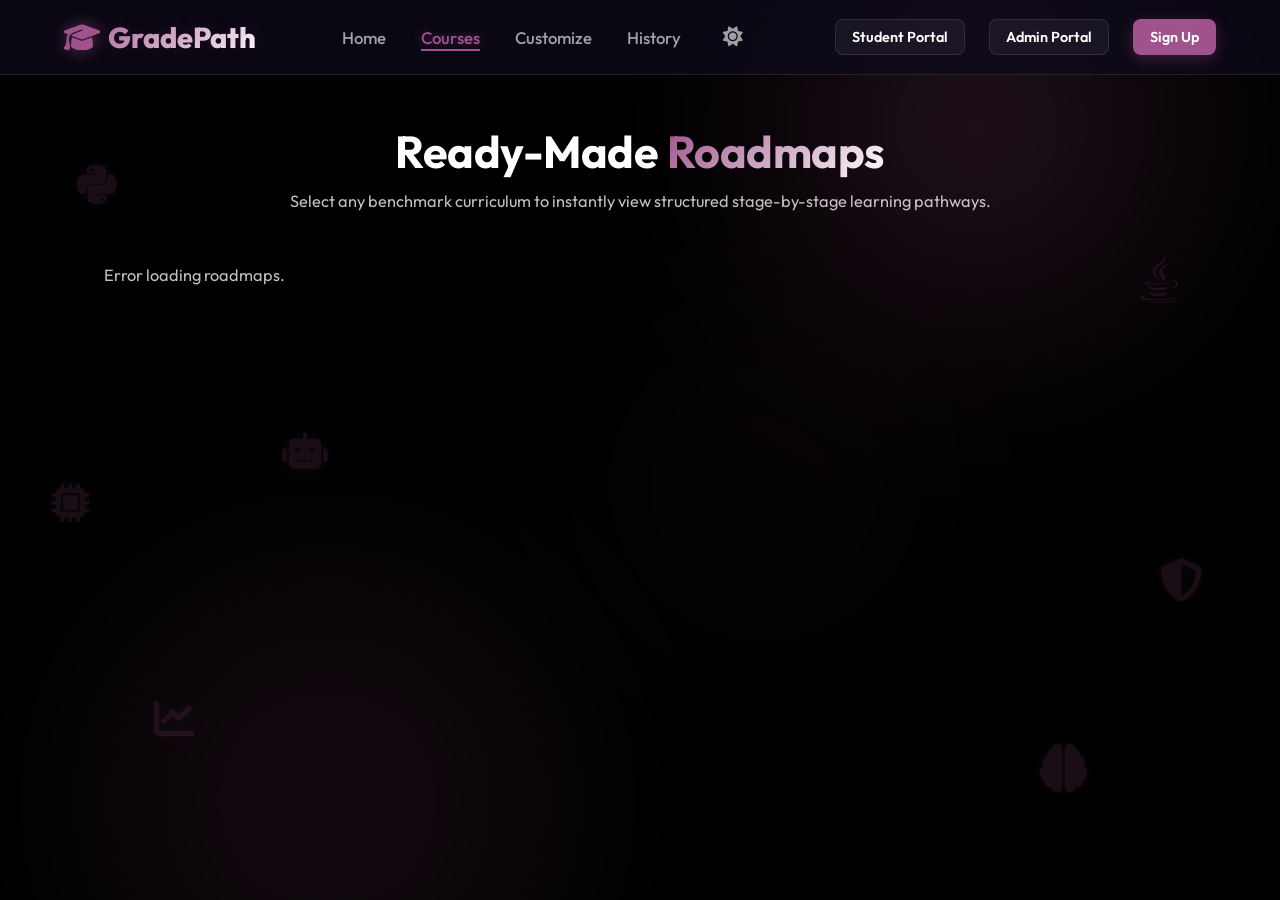
<file: Frontend/courses.html>
<!DOCTYPE html>
<html lang="en">
<head>
    <meta charset="UTF-8">
    <meta name="viewport" content="width=device-width, initial-scale=1.0">
    <title>Ready-Made Roadmaps - GradePath</title>
    <link rel="stylesheet" href="https://cdnjs.cloudflare.com/ajax/libs/font-awesome/6.4.0/css/all.min.css">
    <link rel="stylesheet" href="style.css">
    <script>
        window.API_BASE_URL = window.API_BASE_URL || 'https://ai.vishnulabs.dev/api';
    </script>
    <script src="script.js?v=20260722-1" defer></script>
</head>
<body id="page-courses">
    <div class="bg-blobs">
        <div class="blob blob-1"></div>
        <div class="blob blob-2"></div>
        <div class="blob blob-3"></div>
    </div>

    <header>
        <a href="index.html" class="logo">
            <i class="fas fa-graduation-cap"></i> GradePath
        </a>
        <nav>
            <a href="index.html">Home</a>
            <a href="courses.html" class="active">Courses</a>
            <a href="customize.html">Customize</a>
            <a href="vault.html">History</a>
        </nav>
        <div id="header-actions" class="header-actions"></div>
    </header>

    <main class="main-content">
        <div class="page-title-section">
            <h1>Ready-Made <span class="gradient-text">Roadmaps</span></h1>
            <p>Select any benchmark curriculum to instantly view structured stage-by-stage learning pathways.</p>
        </div>
        
        <div id="courses-grid" class="courses-grid">
            <!-- Dynamic course roadmap cards go here -->
        </div>
    </main>

    <!-- Modal for viewing a specific roadmap timeline -->
    <div id="roadmap-modal" class="modal">
        <div class="glass-card modal-content" style="background: #120d21 !important; color: #ffffff !important;">
            <div class="modal-header" style="border-bottom: 1px solid rgba(255,255,255,0.15) !important;">
                <h3 id="modal-title" style="margin: 0; color: #ffffff !important;">Roadmap Timeline</h3>
                <span class="close-btn" onclick="closeModal()" style="color: #cbd5e1 !important;">&times;</span>
            </div>
            <div id="modal-roadmap-body" style="color: #ffffff !important;">
                <!-- Populated dynamically by script.js -->
            </div>
            <div style="text-align: right; margin-top: 1.5rem; border-top: 1px solid rgba(255,255,255,0.15); padding-top: 1rem;">
                <button class="btn btn-secondary btn-sm" onclick="closeModal()" style="color: #ffffff !important; background: rgba(255,255,255,0.15) !important; border: 1px solid rgba(255,255,255,0.25) !important;">Close</button>
                <button class="btn btn-primary btn-sm" onclick="useBaseForCustomPlan()" style="color: #ffffff !important; background: linear-gradient(135deg, #a855f7, #ec4899) !important;">Use as base for Custom Plan</button>
            </div>
        </div>
    </div>
</body>
</html>
</file>
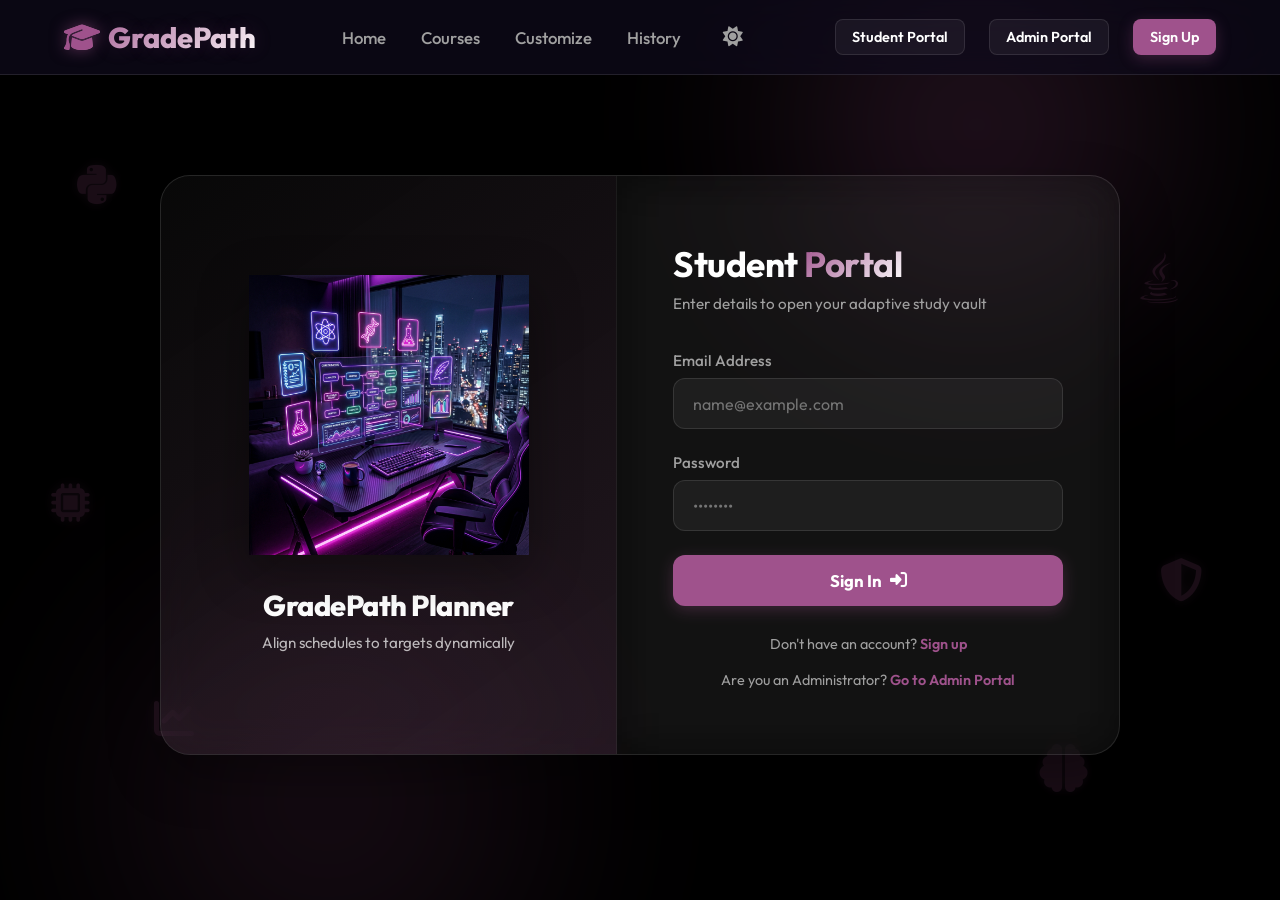
<file: Frontend/customize.html>
<!DOCTYPE html>
<html lang="en">
<head>
    <meta charset="UTF-8">
    <meta name="viewport" content="width=device-width, initial-scale=1.0">
    <title>Customize Study Plan - GradePath</title>
    <link rel="stylesheet" href="https://cdnjs.cloudflare.com/ajax/libs/font-awesome/6.4.0/css/all.min.css">
    <link rel="stylesheet" href="style.css">
    <script>
        window.API_BASE_URL = window.API_BASE_URL || 'https://ai.vishnulabs.dev/api';
    </script>
    <script src="script.js?v=20260722-1" defer></script>
</head>
<body id="page-customize">
    <div class="bg-blobs">
        <div class="blob blob-1"></div>
        <div class="blob blob-2"></div>
        <div class="blob blob-3"></div>
    </div>

    <header>
        <a href="index.html" class="logo">
            <i class="fas fa-graduation-cap"></i> GradePath
        </a>
        <nav>
            <a href="index.html">Home</a>
            <a href="courses.html">Courses</a>
            <a href="customize.html" class="active">Customize</a>
            <a href="vault.html">History</a>
        </nav>
        <div id="header-actions" class="header-actions"></div>
    </header>

    <main class="main-content">
        <div class="page-title-section">
            <h1>Customize <span class="gradient-text">Study Planner</span></h1>
            <p>Define your test criteria and upload a syllabus. GradePath will derive three grade-calibrated plans from a single complexity analysis.</p>
        </div>
        
        <div class="customize-grid">
            <div class="glass-card">
                <form id="customize-form" data-uploaded-text="">
                    <h3 style="border-bottom: 1px solid var(--border-glass); padding-bottom: 0.5rem; margin-bottom: 1.5rem;">Target Criteria</h3>
                    
                    <div style="display: grid; grid-template-columns: 1fr 1fr; gap: 1.5rem;">
                        <div class="form-group">
                            <label for="cust-category">Exam Category</label>
                            <select id="cust-category" class="form-control" required>
                                <option value="Competitive">Competitive Entrance (JEE, NEET, etc.)</option>
                                <option value="Academic">Academic Semester (High School, University)</option>
                                <option value="Vocational">Vocational / Certifications</option>
                                <option value="Other">Other</option>
                            </select>
                        </div>
                        
                        <div class="form-group">
                            <label for="cust-format">Answer Format</label>
                            <select id="cust-format" class="form-control" required>
                                <option value="MCQ">Multiple Choice Questions (MCQ)</option>
                                <option value="Descriptive">Descriptive Papers / Essays</option>
                                <option value="Practical">Practical Lab / Coding Examination</option>
                                <option value="Oral">Oral Presentation / Viva Voce</option>
                                <option value="Other">Other</option>
                            </select>
                        </div>
                    </div>
                    
                    <div class="form-group" id="cust-other-group" style="display: none;">
                        <label for="cust-other">Please Specify Category</label>
                        <input type="text" id="cust-other" class="form-control" placeholder="e.g. Placement Quiz">
                    </div>
                    
                    <div style="display: grid; grid-template-columns: 1fr 1fr; gap: 1.5rem;">
                        <div class="form-group">
                            <label for="cust-name">Exam Name</label>
                            <input type="text" id="cust-name" class="form-control" placeholder="e.g., JEE Mains" list="exam-suggestions" required>
                            <datalist id="exam-suggestions">
                                <option value="JEE Mains">
                                <option value="JEE Advanced">
                                <option value="EAMCET">
                                <option value="NEET">
                                <option value="SAT">
                                <option value="GRE">
                            </datalist>
                        </div>
                        
                        <div class="form-group">
                            <label for="cust-subject">Subject Name</label>
                            <input type="text" id="cust-subject" class="form-control" placeholder="e.g., Physics, Java" required>
                        </div>
                    </div>
                    
                    <h3 style="border-bottom: 1px solid var(--border-glass); padding-bottom: 0.5rem; margin-top: 2rem; margin-bottom: 1.5rem;">Syllabus Content Intake</h3>
                    
                    <div class="syllabus-input-tabs">
                        <div class="tab-btn active" data-tab="bank"><i class="fas fa-database"></i> Syllabus Bank</div>
                        <div class="tab-btn" data-tab="upload"><i class="fas fa-file-upload"></i> Upload PDF/Image</div>
                        <div class="tab-btn" data-tab="paste"><i class="fas fa-paste"></i> Paste Text</div>
                    </div>
                    
                    <!-- Syllabus Bank -->
                    <div class="syllabus-tab-content active" id="tab-bank">
                        <div class="form-group">
                            <label for="cust-bank-select">Select syllabus preset</label>
                            <select id="cust-bank-select" class="form-control">
                                <option value="">-- Choose Preset --</option>
                            </select>
                            <p class="input-hint">Pre-tagged syllabi are calibrated for optimal analysis reliability.</p>
                        </div>
                    </div>
                    
                    <!-- File Upload OCR -->
                    <div class="syllabus-tab-content" id="tab-upload">
                        <div class="form-group">
                            <label>Upload syllabus file or image (OCR will run automatically)</label>
                            <div class="file-upload-zone" id="file-upload-zone">
                                <i class="fas fa-cloud-upload-alt"></i>
                                <h4>Drag & Drop syllabus file here</h4>
                                <p>Supports PDF, PNG, JPG, JPEG, BMP (Max size 10MB)</p>
                                <p style="font-size: 0.8rem; margin-top: 0.5rem; color: var(--primary-pink);">Or click to browse files</p>
                                <input type="file" id="cust-file-input" class="file-upload-input" accept=".pdf,.png,.jpg,.jpeg,.bmp">
                            </div>
                            <div id="upload-success-info" class="upload-success-info"></div>
                        </div>
                    </div>
                    
                    <!-- Paste Syllabus -->
                    <div class="syllabus-tab-content" id="tab-paste">
                        <div class="form-group">
                            <label for="cust-paste">Paste Syllabus Outlines</label>
                            <textarea id="cust-paste" class="form-control" rows="8" placeholder="1. Topic One&#10;   - Subtopic detail&#10;2. Topic Two..."></textarea>
                        </div>
                    </div>
                    
                    <h3 style="border-bottom: 1px solid var(--border-glass); padding-bottom: 0.5rem; margin-top: 2rem; margin-bottom: 1.5rem;">Timeline & Score Targets</h3>
                    
                    <div style="display: grid; grid-template-columns: 1fr 1fr; gap: 1.5rem;">
                        <div class="form-group">
                            <label for="cust-date">Target Exam Date</label>
                            <input type="date" id="cust-date" class="form-control" required>
                        </div>
                        
                        <div class="form-group">
                            <label for="cust-grade">Baseline Target Grade Percentage (%)</label>
                            <input type="number" id="cust-grade" class="form-control" placeholder="75" min="30" max="90" required>
                            <p class="input-hint">Capped at 90% so that derived Plus10% schedules never exceed 100% boundary limits.</p>
                        </div>
                    </div>
                    
                    <button type="submit" class="btn btn-primary" style="width: 100%; margin-top: 2rem; padding: 1rem;">
                        <i class="fas fa-magic"></i> Generate Multi-Tier Plans
                    </button>
                </form>
            </div>
        </div>
    </main>
</body>
</html>
</file>
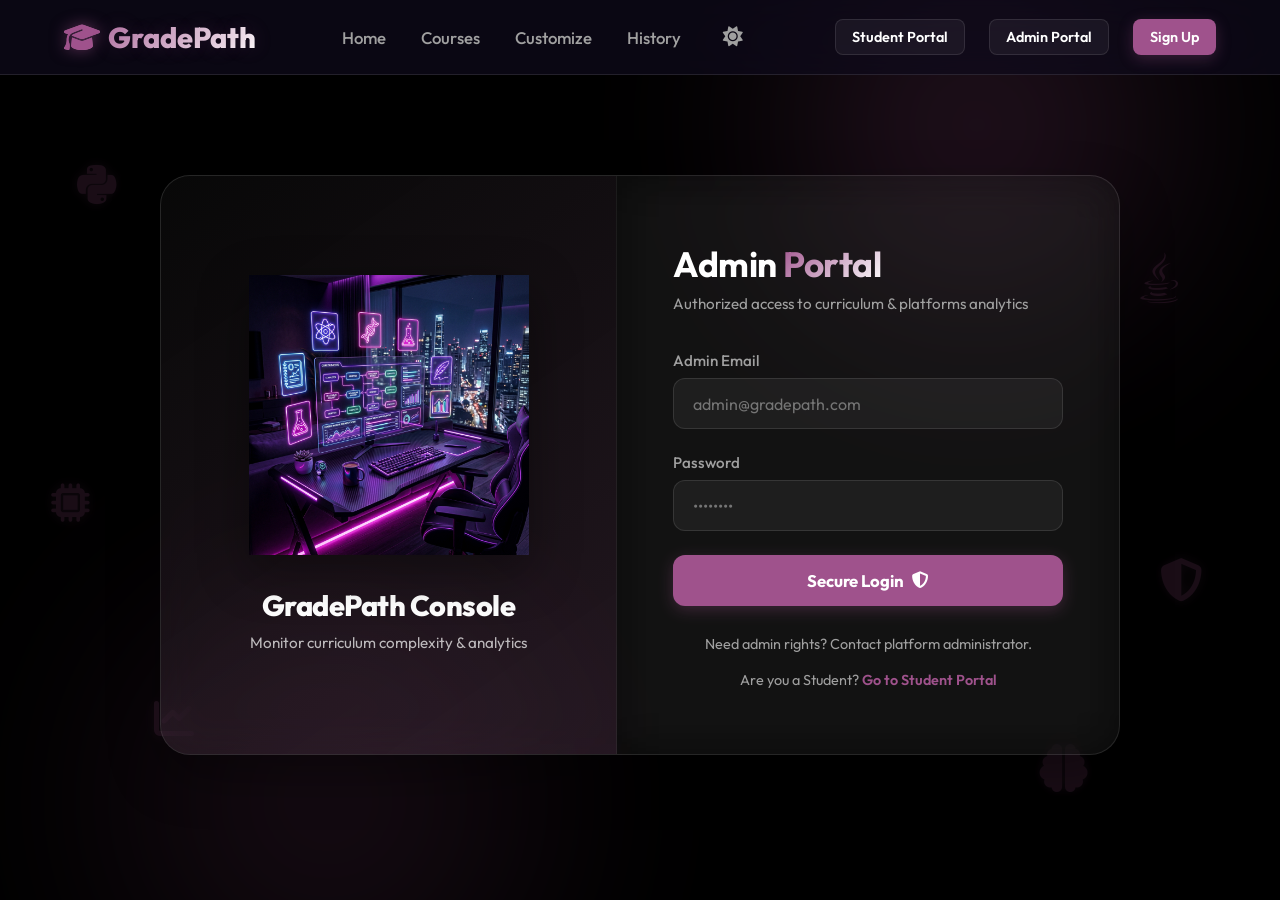
<file: Frontend/login_admin.html>
<!DOCTYPE html>
<html lang="en">
<head>
    <meta charset="UTF-8">
    <meta name="viewport" content="width=device-width, initial-scale=1.0">
    <title>Admin Login - GradePath</title>
    <link rel="stylesheet" href="https://cdnjs.cloudflare.com/ajax/libs/font-awesome/6.4.0/css/all.min.css">
    <link rel="stylesheet" href="style.css">
    <script>
        window.API_BASE_URL = window.API_BASE_URL || 'https://ai.vishnulabs.dev/api';
    </script>
    <script src="script.js?v=20260722-1" defer></script>
</head>
<body id="page-login-admin">
    <div class="bg-blobs">
        <div class="blob blob-1"></div>
        <div class="blob blob-2"></div>
    </div>

    <header>
        <a href="index.html" class="logo">
            <i class="fas fa-graduation-cap"></i> GradePath
        </a>
        <nav>
            <a href="index.html">Home</a>
            <a href="courses.html">Courses</a>
            <a href="customize.html">Customize</a>
            <a href="vault.html">History</a>
        </nav>
        <div id="header-actions" class="header-actions"></div>
    </header>

    <main class="auth-wrapper">
        <div class="login-split-container">
            <!-- Left Side: Dark Blue graphic card containing desk illustration (Image 2 style) -->
            <div class="login-split-left">
                <img src="assets/desk_vector.png?v=4" alt="Admin Dashboard Illustration" style="border-radius:12px;">
                <h3>GradePath Console</h3>
                <p>Monitor curriculum complexity & analytics</p>
            </div>
            
            <!-- Right Side: Neumorphic form fields (Image 2 style) -->
            <div class="login-split-right">
                <div class="auth-header">
                    <h2>Admin <span class="gradient-text">Portal</span></h2>
                    <p>Authorized access to curriculum & platforms analytics</p>
                </div>
                
                <form id="login-form">
                    <div class="form-group">
                        <label for="login-email">Admin Email</label>
                        <input type="email" id="login-email" class="neumorphic-input" placeholder="admin@gradepath.com" required>
                    </div>
                    <div class="form-group">
                        <label for="login-password">Password</label>
                        <input type="password" id="login-password" class="neumorphic-input" placeholder="••••••••" required>
                    </div>
                    
                    <button type="submit" class="neumorphic-btn" style="margin-top: 1rem;">
                        Secure Login <i class="fas fa-shield-alt"></i>
                    </button>
                </form>
                
                <div class="auth-switch">
                    Need admin rights? Contact platform administrator.
                    <br><br>
                    Are you a Student? <a href="login_student.html">Go to Student Portal</a>
                </div>
            </div>
        </div>
    </main>
</body>
</html>
</file>
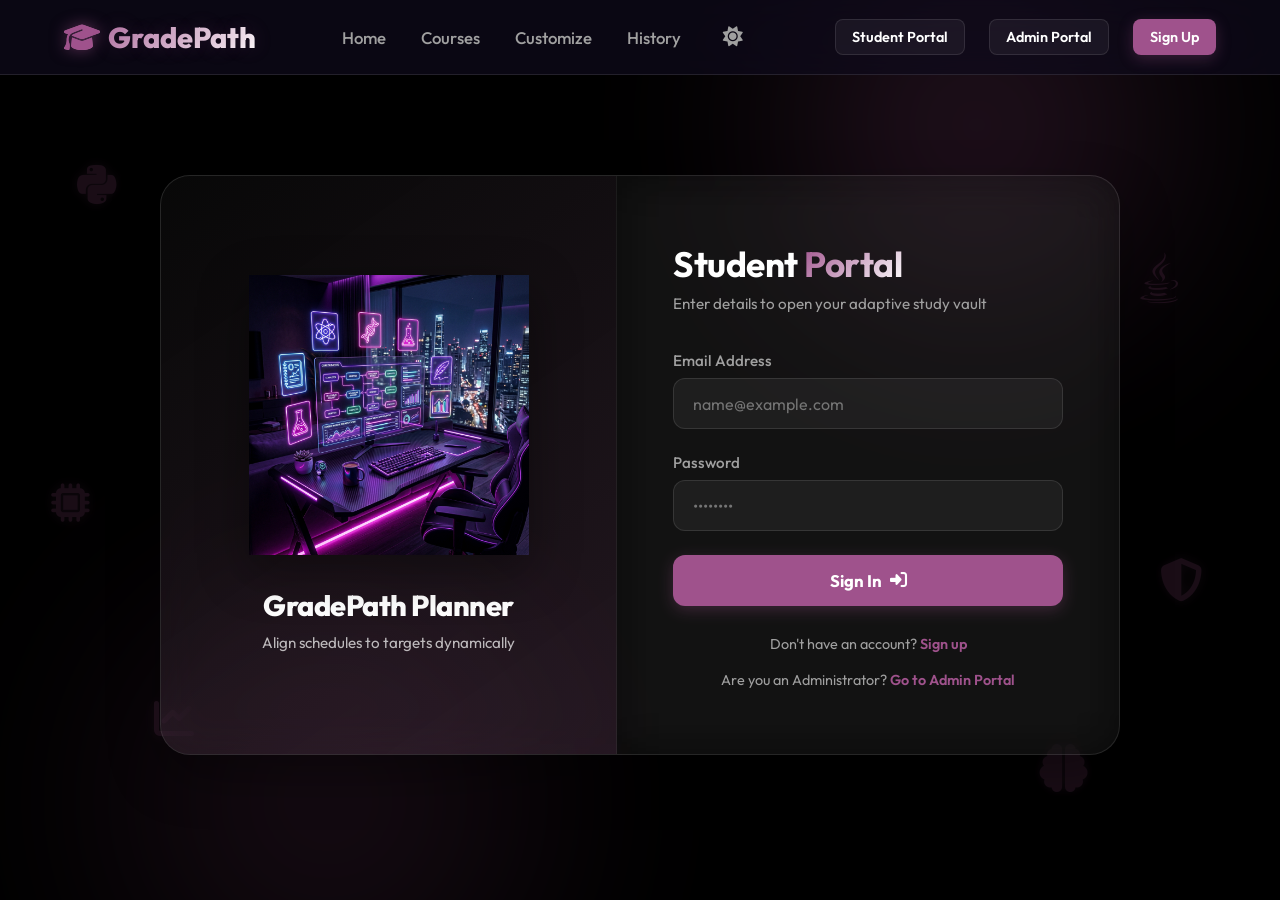
<file: Frontend/login_student.html>
<!DOCTYPE html>
<html lang="en">
<head>
    <meta charset="UTF-8">
    <meta name="viewport" content="width=device-width, initial-scale=1.0">
    <title>Student Login - GradePath</title>
    <link rel="stylesheet" href="https://cdnjs.cloudflare.com/ajax/libs/font-awesome/6.4.0/css/all.min.css">
    <link rel="stylesheet" href="style.css">
    <script>
        window.API_BASE_URL = window.API_BASE_URL || 'https://ai.vishnulabs.dev/api';
    </script>
    <script src="script.js?v=20260722-1" defer></script>
</head>
<body id="page-login-student">
    <div class="bg-blobs">
        <div class="blob blob-1"></div>
        <div class="blob blob-2"></div>
    </div>

    <header>
        <a href="index.html" class="logo">
            <i class="fas fa-graduation-cap"></i> GradePath
        </a>
        <nav>
            <a href="index.html">Home</a>
            <a href="courses.html">Courses</a>
            <a href="customize.html">Customize</a>
            <a href="vault.html">History</a>
        </nav>
        <div id="header-actions" class="header-actions"></div>
    </header>

    <main class="auth-wrapper">
        <div class="login-split-container">
            <!-- Left Side: Dark Blue graphic card containing desk illustration (Image 2 style) -->
            <div class="login-split-left">
                <img src="assets/desk_vector.png?v=4" alt="Student Studying Illustration" style="border-radius:12px;">
                <h3>GradePath Planner</h3>
                <p>Align schedules to targets dynamically</p>
            </div>
            
            <!-- Right Side: Neumorphic form fields (Image 2 style) -->
            <div class="login-split-right">
                <div class="auth-header">
                    <h2>Student <span class="gradient-text">Portal</span></h2>
                    <p>Enter details to open your adaptive study vault</p>
                </div>
                
                <form id="login-form">
                    <div class="form-group">
                        <label for="login-email">Email Address</label>
                        <input type="email" id="login-email" class="neumorphic-input" placeholder="name@example.com" required>
                    </div>
                    <div class="form-group">
                        <label for="login-password">Password</label>
                        <input type="password" id="login-password" class="neumorphic-input" placeholder="••••••••" required>
                    </div>
                    
                    <button type="submit" class="neumorphic-btn" style="margin-top: 1rem;">
                        Sign In <i class="fas fa-sign-in-alt"></i>
                    </button>
                </form>
                
                <div class="auth-switch">
                    Don't have an account? <a href="register.html">Sign up</a>
                    <br><br>
                    Are you an Administrator? <a href="login_admin.html">Go to Admin Portal</a>
                </div>
            </div>
        </div>
    </main>
</body>
</html>
</file>
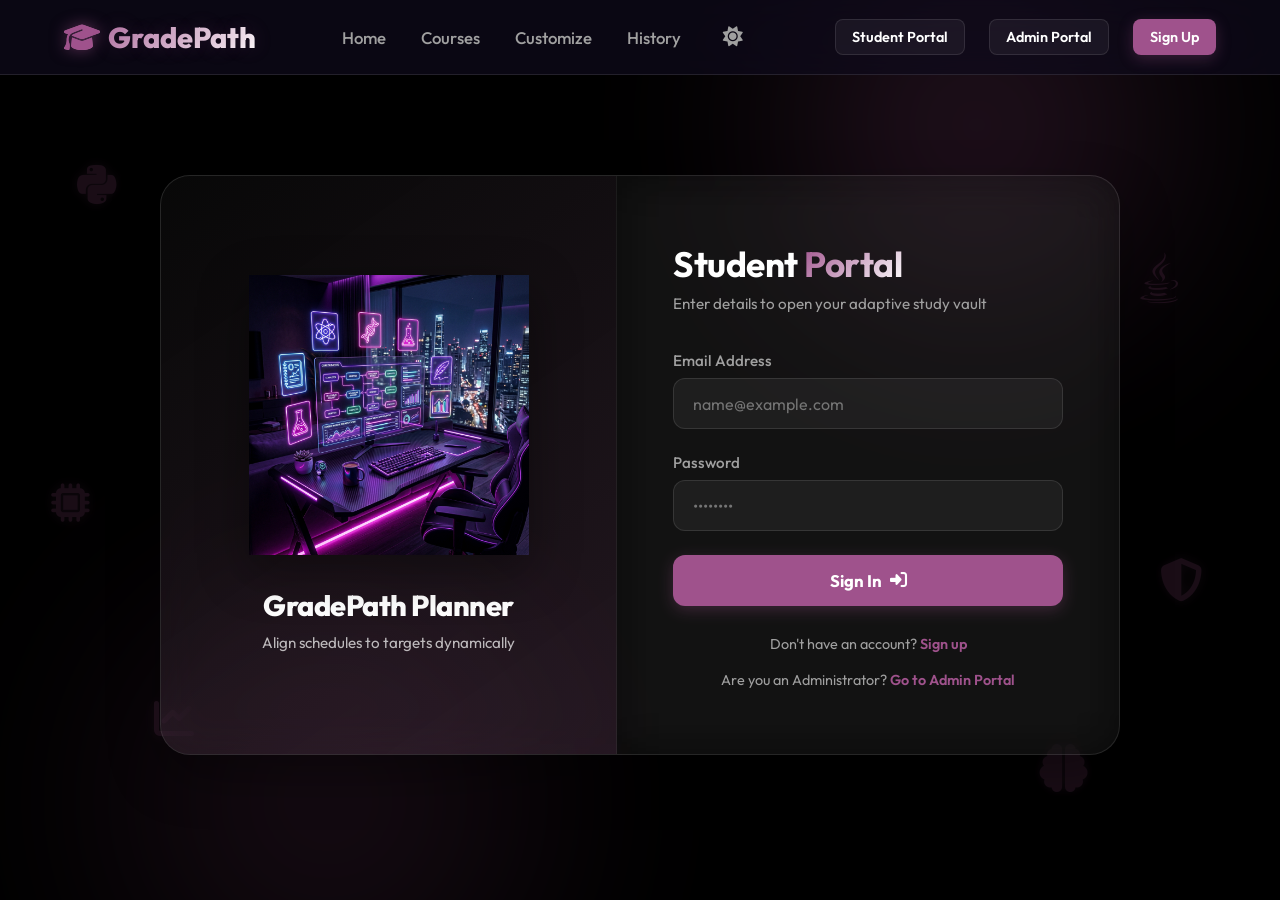
<file: Frontend/plan_output.html>
<!DOCTYPE html>
<html lang="en">
<head>
    <meta charset="UTF-8">
    <meta name="viewport" content="width=device-width, initial-scale=1.0">
    <title>Generated Study Plans - GradePath</title>
    <link rel="stylesheet" href="https://cdnjs.cloudflare.com/ajax/libs/font-awesome/6.4.0/css/all.min.css">
    <link rel="stylesheet" href="style.css">
    <script>
        window.API_BASE_URL = window.API_BASE_URL || 'https://ai.vishnulabs.dev/api';
    </script>
    <script src="script.js?v=20260722-1" defer></script>
</head>
<body id="page-plan-output">
    <div class="bg-blobs">
        <div class="blob blob-1"></div>
        <div class="blob blob-2"></div>
        <div class="blob blob-3"></div>
    </div>

    <header>
        <a href="index.html" class="logo">
            <i class="fas fa-graduation-cap"></i> GradePath
        </a>
        <nav>
            <a href="index.html">Home</a>
            <a href="courses.html">Courses</a>
            <a href="customize.html" class="active">Customize</a>
            <a href="vault.html">History</a>
        </nav>
        <div id="header-actions" class="header-actions"></div>
    </header>

    <main class="main-content">
        <div class="page-title-section">
            <h1>Your Calibrated <span class="gradient-text">Study Regimens</span></h1>
            <p>We ran a single complexity analysis on your syllabus and calculated three mathematical plans based on your target grade parameters.</p>
        </div>

        <!-- Tri-tier selection tabs -->
        <div id="plan-tabs-container" class="plan-tabs">
            <!-- Populated dynamically by script.js -->
        </div>

        <!-- Preparation metrics summary -->
        <div class="plan-info-summary">
            <div class="glass-card info-box">
                <h5>Effective Target</h5>
                <p id="stat-target-grade">75%</p>
            </div>
            <div class="glass-card info-box">
                <h5>Daily Study Budget</h5>
                <p id="stat-daily-hours">5.0h</p>
            </div>
            <div class="glass-card info-box">
                <h5>Revision Window</h5>
                <p id="stat-revision-date">Nov 25</p>
            </div>
        </div>

        <!-- Adaptive Recompression Control bar -->
        <div id="pace-adaptive-bar" class="pace-adaptive-bar on-track">
            <!-- Populated dynamically by script.js (either OnTrack or Behind warning) -->
        </div>

        <h3 style="margin-top: 3rem; margin-bottom: 1.5rem; border-bottom: 1px solid var(--border-glass); padding-bottom: 0.5rem;"><i class="fas fa-calendar-alt"></i> Daily Topic Checklist</h3>
        
        <!-- Day-by-Day schedule -->
        <div id="schedule-days-container" class="schedule-container">
            <!-- Populated dynamically by script.js -->
        </div>

        <!-- Incremental Feedback patching box -->
        <div class="glass-card feedback-section">
            <h3><i class="fas fa-edit"></i> Request Plan Refinement</h3>
            <p style="margin-bottom: 1.5rem;">Would you like to adjust your study workload or pace? Your active progress and completions will remain untouched.</p>
            
            <div style="display: grid; grid-template-columns: 200px 1fr; gap: 1.5rem; margin-bottom: 1.5rem;">
                <div class="form-group" style="margin-bottom: 0;">
                    <label for="feedback-type">Adjustment Category</label>
                    <select id="feedback-type" class="form-control">
                        <option value="Workload">Study Workload (Work more/less hours)</option>
                        <option value="Pace">Velocity (Slow down/speed up topics)</option>
                        <option value="Other">Custom Notes</option>
                    </select>
                </div>
                <div class="form-group" style="margin-bottom: 0;">
                    <label for="feedback-comments">Refinement Request Comments</label>
                    <input type="text" id="feedback-comments" class="form-control" placeholder="e.g. Reduce daily hours, or make schedule more intense on weekends">
                </div>
            </div>
            
            <button onclick="submitFeedback()" class="btn btn-primary">
                Apply Incremental Patch <i class="fas fa-tools"></i>
            </button>
        </div>
    </main>
</body>
</html>
</file>
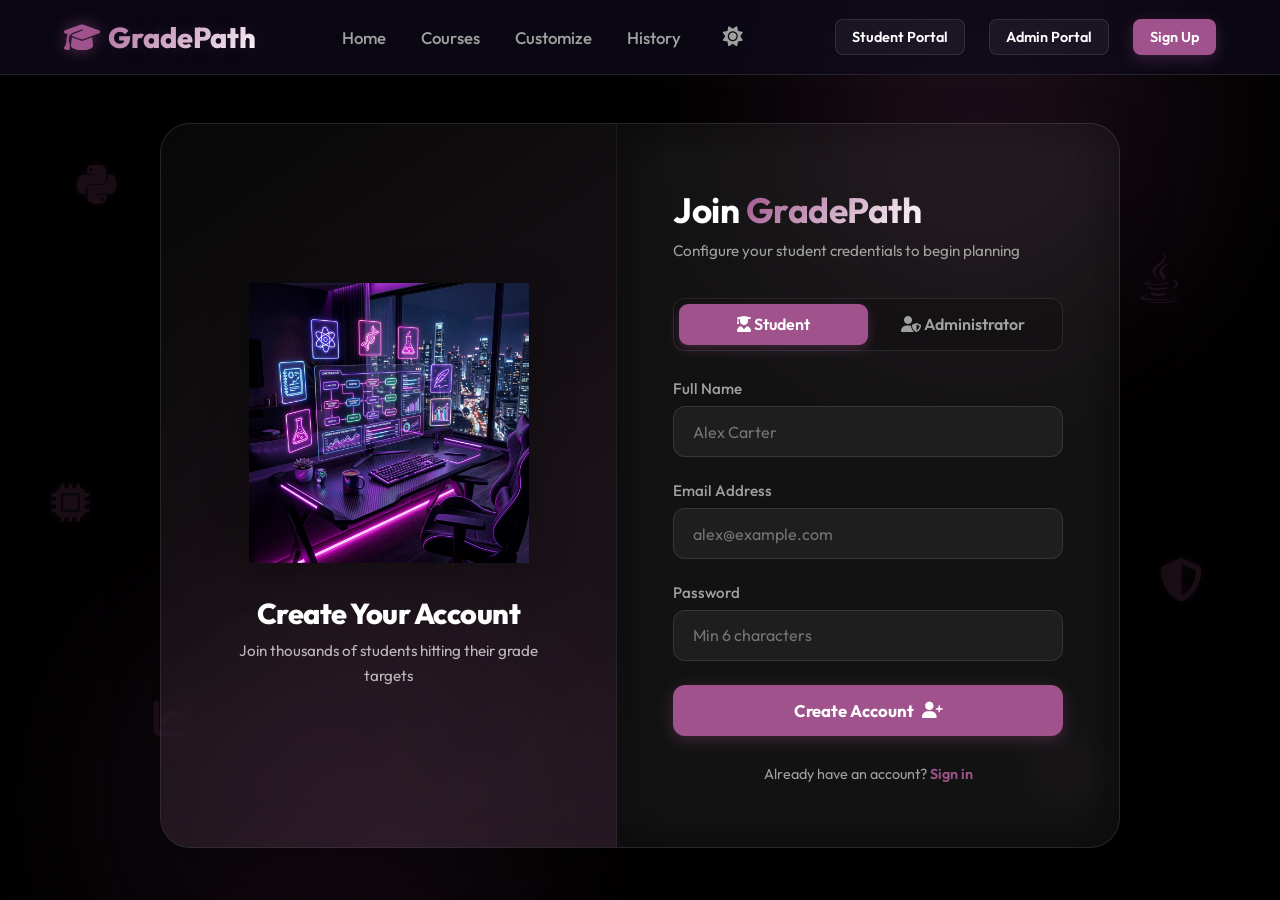
<file: Frontend/register.html>
<!DOCTYPE html>
<html lang="en">
<head>
    <meta charset="UTF-8">
    <meta name="viewport" content="width=device-width, initial-scale=1.0">
    <title>Register - GradePath</title>
    <link rel="stylesheet" href="https://cdnjs.cloudflare.com/ajax/libs/font-awesome/6.4.0/css/all.min.css">
    <link rel="stylesheet" href="style.css">
    <script>
        window.API_BASE_URL = window.API_BASE_URL || 'https://ai.vishnulabs.dev/api';
    </script>
    <script src="script.js?v=20260722-1" defer></script>
    <style>
        /* Admin request panel: hidden by default */
        #student-form-section { display: block; }
        #admin-request-section { display: none; }

        .admin-request-box {
            text-align: center;
            padding: 2rem 0;
        }

        .admin-request-box .admin-icon {
            font-size: 3.5rem;
            color: #9f528c;
            margin-bottom: 1.2rem;
            display: block;
            filter: drop-shadow(0 0 10px rgba(159,82,140,0.4));
        }

        .admin-request-box h3 {
            font-size: 1.4rem;
            font-weight: 700;
            color: var(--text-main);
            margin-bottom: 0.6rem;
        }

        .admin-request-box p {
            color: var(--text-muted);
            font-size: 0.92rem;
            margin-bottom: 1.8rem;
            line-height: 1.6;
        }

        .admin-request-form .form-group { margin-bottom: 1.2rem; }

        .request-sent-msg {
            background: rgba(159,82,140,0.12);
            border: 1px solid rgba(159,82,140,0.35);
            border-radius: 10px;
            padding: 1rem 1.2rem;
            color: #d4a0c8;
            font-size: 0.9rem;
            display: none;
            text-align: left;
            margin-top: 1rem;
        }
        .request-sent-msg i { margin-right: 0.4rem; }
    </style>
</head>
<body id="page-register">
    <div class="bg-blobs">
        <div class="blob blob-1"></div>
        <div class="blob blob-2"></div>
    </div>

    <header>
        <a href="index.html" class="logo">
            <i class="fas fa-graduation-cap"></i> GradePath
        </a>
        <nav>
            <a href="index.html">Home</a>
            <a href="courses.html">Courses</a>
            <a href="customize.html">Customize</a>
            <a href="vault.html">History</a>
        </nav>
        <div id="header-actions" class="header-actions"></div>
    </header>

    <main class="auth-wrapper">
        <div class="login-split-container">

            <!-- Left: Brand panel -->
            <div class="login-split-left">
                <img src="assets/portal_illustration.png?v=4" alt="Students with Study Portal" style="filter: drop-shadow(0 10px 20px rgba(0,0,0,0.25)); border-radius:12px;">
                <h3 id="left-title">Create Your Account</h3>
                <p id="left-subtitle">Join thousands of students hitting their grade targets</p>
            </div>

            <!-- Right: Form panel -->
            <div class="login-split-right">
                <div class="auth-header">
                    <h2>Join <span class="gradient-text">GradePath</span></h2>
                    <p id="form-tagline">Configure your student credentials to begin planning</p>
                </div>

                <!-- Role switcher -->
                <div class="role-switcher" id="role-switcher">
                    <div class="role-btn active" data-role="Student" id="role-student" onclick="switchRole('Student', this)">
                        <i class="fas fa-user-graduate"></i> Student
                    </div>
                    <div class="role-btn" data-role="Admin" id="role-admin" onclick="switchRole('Admin', this)">
                        <i class="fas fa-user-shield"></i> Administrator
                    </div>
                </div>

                <!-- STUDENT: Registration form -->
                <div id="student-form-section">
                    <form id="register-form" novalidate>
                        <div class="form-group">
                            <label for="reg-name">Full Name</label>
                            <input type="text" id="reg-name" class="neumorphic-input" placeholder="Alex Carter" required>
                        </div>
                        <div class="form-group">
                            <label for="reg-email">Email Address</label>
                            <input type="email" id="reg-email" class="neumorphic-input" placeholder="alex@example.com" required>
                        </div>
                        <div class="form-group">
                            <label for="reg-password">Password</label>
                            <input type="password" id="reg-password" class="neumorphic-input" placeholder="Min 6 characters" required>
                        </div>

                        <button type="submit" class="neumorphic-btn" id="register-submit-btn" style="margin-top: 1rem;">
                            <span id="btn-label">Create Account</span> <i class="fas fa-user-plus" id="btn-icon"></i>
                        </button>
                    </form>

                    <div class="auth-switch">
                        Already have an account? <a href="login_student.html">Sign in</a>
                    </div>
                </div>

                <!-- ADMIN: Request code panel (no registration allowed) -->
                <div id="admin-request-section">
                    <div class="admin-request-box">
                        <i class="fas fa-shield-halved admin-icon"></i>
                        <h3>Admin Access is Restricted</h3>
                        <p>
                            Administrator accounts are created by the platform owner.<br>
                            Submit your request below and you will receive an access code via email.
                        </p>

                        <form class="admin-request-form" id="admin-request-form" novalidate>
                            <div class="form-group">
                                <label for="req-name">Full Name</label>
                                <input type="text" id="req-name" class="neumorphic-input" placeholder="Your full name" required>
                            </div>
                            <div class="form-group">
                                <label for="req-email">Work Email</label>
                                <input type="email" id="req-email" class="neumorphic-input" placeholder="admin@institution.com" required>
                            </div>
                            <div class="form-group">
                                <label for="req-reason">Reason for Admin Access</label>
                                <input type="text" id="req-reason" class="neumorphic-input" placeholder="e.g. Faculty at XYZ University" required>
                            </div>
                            <button type="submit" class="neumorphic-btn">
                                <i class="fas fa-paper-plane"></i> Send Access Request
                            </button>
                        </form>

                        <div class="request-sent-msg" id="request-sent-msg">
                            <i class="fas fa-check-circle"></i>
                            Your request has been submitted. You'll receive your access code at the provided email within 24 hours. Once received, login via the <a href="login_admin.html" style="color:#9f528c;">Admin Portal</a>.
                        </div>
                    </div>
                </div>

            </div>
        </div>
    </main>

    <script>
        // Apply saved theme
        if (localStorage.getItem('theme') === 'light') {
            document.body.classList.add('light-mode');
        }

        function switchRole(role, el) {
            document.querySelectorAll('.role-btn').forEach(b => b.classList.remove('active'));
            el.classList.add('active');

            const studentSection = document.getElementById('student-form-section');
            const adminSection = document.getElementById('admin-request-section');
            const leftTitle = document.getElementById('left-title');
            const leftSubtitle = document.getElementById('left-subtitle');
            const tagline = document.getElementById('form-tagline');

            if (role === 'Admin') {
                studentSection.style.display = 'none';
                adminSection.style.display = 'block';
                leftTitle.textContent = 'Admin Access Portal';
                leftSubtitle.textContent = 'Request your admin access code from the platform owner';
                tagline.textContent = 'Admin accounts are provisioned by the platform owner';
            } else {
                studentSection.style.display = 'block';
                adminSection.style.display = 'none';
                leftTitle.textContent = 'Create Your Account';
                leftSubtitle.textContent = 'Join thousands of students hitting their grade targets';
                tagline.textContent = 'Configure your student credentials to begin planning';
            }
        }

        // Admin request form submission
        document.getElementById('admin-request-form').addEventListener('submit', function(e) {
            e.preventDefault();
            const full_name = document.getElementById('req-name').value.trim();
            const email = document.getElementById('req-email').value.trim();
            const reason = document.getElementById('req-reason').value.trim();

            if (!full_name || !email || !reason) {
                alert('Please fill in all fields.');
                return;
            }

            const btn = this.querySelector('button[type="submit"]');
            const origHTML = btn.innerHTML;
            btn.disabled = true;
            btn.innerHTML = '<i class="fas fa-spinner fa-spin"></i> Sending Request...';

            const apiBase = (window.API_BASE_URL || `${window.location.origin}/api`).replace(/\/+$/, '');

            fetch(`${apiBase}/auth/admin-request/`, {
                method: 'POST',
                headers: { 'Content-Type': 'application/json' },
                body: JSON.stringify({ full_name, email, reason })
            })
            .then(async res => {
                const data = await res.json();
                if (res.ok) {
                    this.style.display = 'none';
                    document.getElementById('request-sent-msg').style.display = 'block';
                } else {
                    alert(data.error || 'Failed to submit request.');
                    btn.disabled = false;
                    btn.innerHTML = origHTML;
                }
            })
            .catch(() => {
                alert('Server connection error. Please try again.');
                btn.disabled = false;
                btn.innerHTML = origHTML;
            });
        });
    </script>
</body>
</html>
</file>
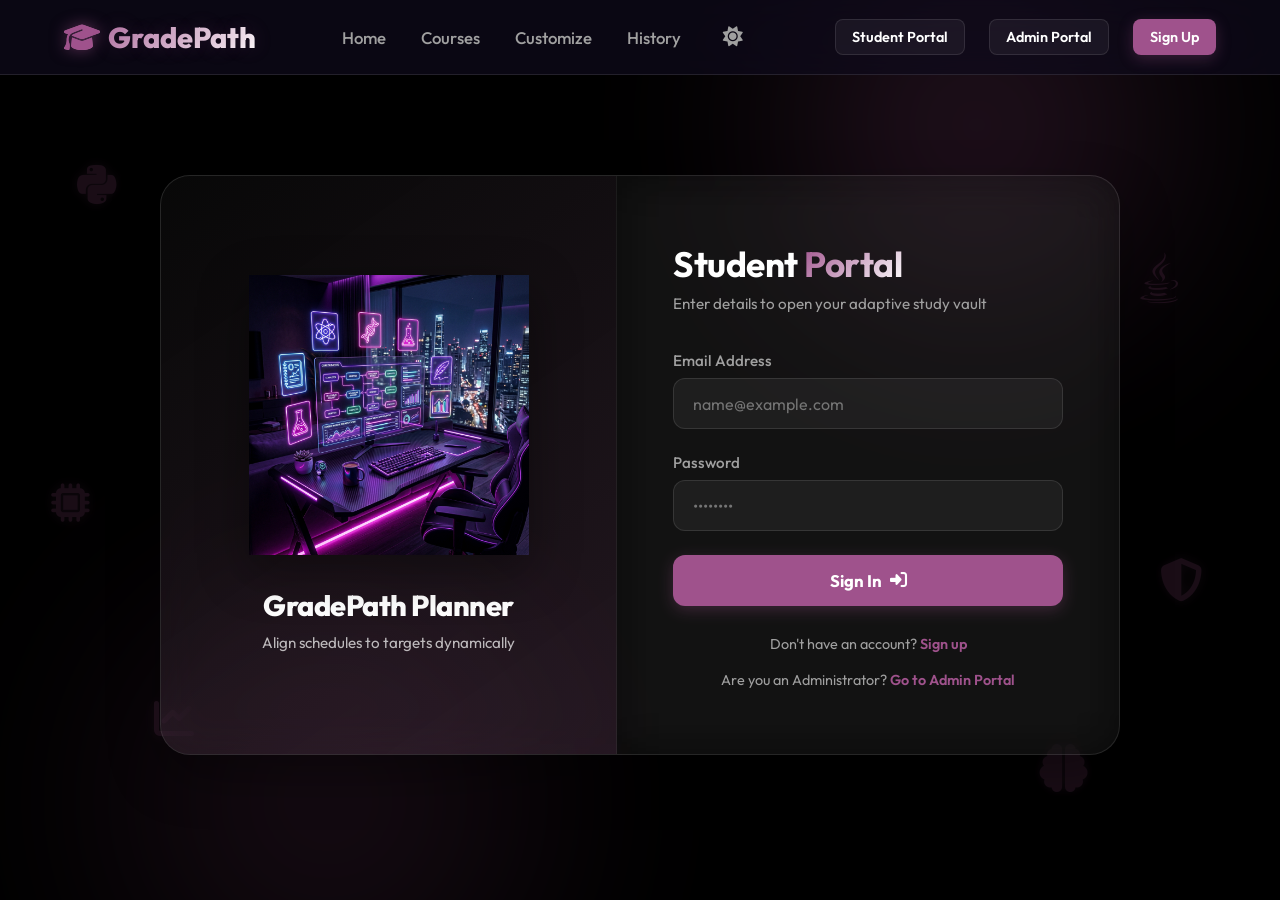
<file: Frontend/student_dashboard.html>
<!DOCTYPE html>
<html lang="en">
<head>
    <meta charset="UTF-8">
    <meta name="viewport" content="width=device-width, initial-scale=1.0">
    <title>Student Dashboard - GradePath</title>
    <link rel="stylesheet" href="https://cdnjs.cloudflare.com/ajax/libs/font-awesome/6.4.0/css/all.min.css">
    <link rel="stylesheet" href="style.css">
    <script>
        window.API_BASE_URL = window.API_BASE_URL || 'https://ai.vishnulabs.dev/api';
    </script>
    <script src="script.js?v=20260722-1" defer></script>
</head>
<body id="page-student-dashboard">
    <div class="bg-blobs">
        <div class="blob blob-1"></div>
        <div class="blob blob-2"></div>
    </div>

    <header>
        <a href="index.html" class="logo">
            <i class="fas fa-graduation-cap"></i> GradePath
        </a>
        <nav>
            <a href="index.html">Home</a>
            <a href="courses.html">Courses</a>
            <a href="customize.html">Customize</a>
            <a href="vault.html">History</a>
        </nav>
        <div id="header-actions" class="header-actions">
        </div>
    </header>
    </header>

    <main class="main-content">
        <div class="page-title-section">
            <h1>Student <span class="gradient-text">Dashboard</span></h1>
            <p>Monitor your active prep timeline, check off daily learning goals, and adapt schedules in real-time.</p>
        </div>

        <div id="dash-active-plan-card" class="glass-card" style="margin-bottom: 2rem; padding: 2.5rem;">
            <div style="text-align: center; color: var(--text-muted); padding: 3rem 0;">
                <i class="fas fa-spinner fa-spin" style="font-size: 2.5rem; margin-bottom: 1rem; color: var(--primary-pink);"></i>
                <p>Retrieving your active study plan from vault...</p>
            </div>
        </div>
        
        <div style="display: grid; grid-template-columns: 1fr 1fr; gap: 2rem; margin-top: 2rem;">
            <!-- Shortcut options -->
            <div class="glass-card">
                <h3>Quick Utilities</h3>
                <p style="margin-bottom: 1.5rem;">Adjust study planner configurations or examine ready-made course pathways.</p>
                <div style="display: flex; gap: 1rem;">
                    <a href="customize.html" class="btn btn-secondary" style="flex: 1;"><i class="fas fa-sliders-h"></i> Customize Plan</a>
                    <a href="courses.html" class="btn btn-secondary" style="flex: 1;"><i class="fas fa-book-open"></i> Readmaps Library</a>
                </div>
            </div>
            
            <div class="glass-card">
                <h3>Chronological vault</h3>
                <p style="margin-bottom: 1.5rem;">Review past prep configurations or access backup sessions inside the vault.</p>
                <a href="vault.html" class="btn btn-secondary" style="width: 100%;"><i class="fas fa-archive"></i> Open Unified Vault</a>
            </div>
        </div>
    </main>

</body>
</html>
</file>
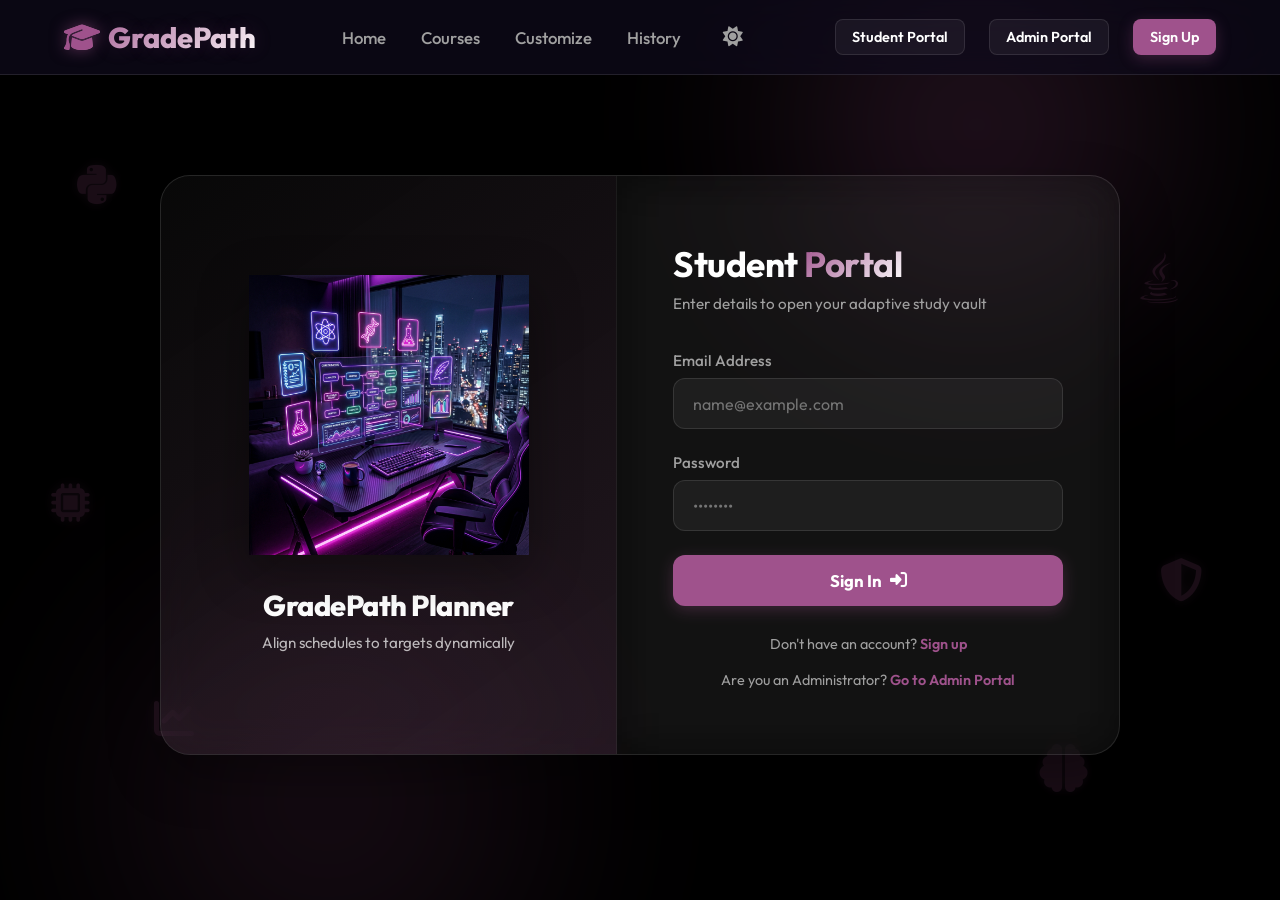
<file: Frontend/vault.html>
<!DOCTYPE html>
<html lang="en">
<head>
    <meta charset="UTF-8">
    <meta name="viewport" content="width=device-width, initial-scale=1.0">
    <title>Unified Plan Vault - GradePath</title>
    <link rel="stylesheet" href="https://cdnjs.cloudflare.com/ajax/libs/font-awesome/6.4.0/css/all.min.css">
    <link rel="stylesheet" href="style.css">
    <script>
        window.API_BASE_URL = window.API_BASE_URL || 'https://ai.vishnulabs.dev/api';
    </script>
    <script src="script.js?v=20260722-1" defer></script>
</head>
<body id="page-vault">
    <div class="bg-blobs">
        <div class="blob blob-1"></div>
        <div class="blob blob-2"></div>
        <div class="blob blob-3"></div>
    </div>

    <header>
        <a href="index.html" class="logo">
            <i class="fas fa-graduation-cap"></i> GradePath
        </a>
        <nav>
            <a href="index.html">Home</a>
            <a href="courses.html">Courses</a>
            <a href="customize.html">Customize</a>
            <a href="vault.html" class="active">History</a>
        </nav>
        <div id="header-actions" class="header-actions"></div>
    </header>

    <main class="main-content">
        <div class="page-title-section">
            <h1>Unified Plan <span class="gradient-text">Vault</span></h1>
            <p>Every generated plan resides in this unified vault. Select any chronological history session to review details or reopen it as the active plan.</p>
        </div>

        <div class="glass-card vault-layout">
            <!-- Left panel: Sessions list -->
            <div id="vault-sessions-container" class="vault-sessions-list">
                <!-- Populated dynamically by script.js -->
            </div>

            <!-- Right panel: Conversational chat log -->
            <div class="vault-chat-viewer">
                <div class="vault-chat-header">
                    <h3 id="chat-header-title" style="margin: 0;">Vault Session Detail</h3>
                    <span style="color: var(--text-muted); font-size: 0.85rem;"><i class="fas fa-history"></i> Session Audit Log</span>
                </div>
                
                <div id="chat-body-container" class="vault-chat-body">
                    <div style="text-align: center; color: var(--text-muted); margin-top: 5rem;">
                        <i class="far fa-comments" style="font-size: 3rem; margin-bottom: 1rem; opacity: 0.5;"></i>
                        <p>Select a history session from the left column to view details.</p>
                    </div>
                </div>
                
                <div id="chat-actions-container" class="vault-chat-actions">
                    <!-- Populated dynamically by script.js -->
                </div>
            </div>
        </div>
    </main>
</body>
</html>
</file>
<file: Frontend/style.css>
@import url('https://fonts.googleapis.com/css2?family=Outfit:wght@300;400;500;600;700;800&display=swap');

:root {
    --bg-dark: #000000;
    --bg-card: rgba(255, 255, 255, 0.05);
    --border-glass: rgba(255, 255, 255, 0.1);
    --border-pink: rgba(159, 82, 140, 0.35);
    --primary-pink: #9f528c;
    --primary-purple: #ffffff;
    /* Fades to white in dark mode for optimal readability */
    --primary-glow: rgba(159, 82, 140, 0.6);
    --text-main: #ffffff;
    --text-muted: #a0a0a0;
    --font-outfit: 'Outfit', sans-serif;
    --neon-shadow: 0 0 15px var(--primary-glow);

    /* Neumorphic variables default (dark) */
    --neu-bg: #121212;
    --neu-shadow-1: #000000;
    --neu-shadow-2: #222222;
    --neu-text: #ffffff;

    /* Glassmorphism Auth variables */
    --login-left-bg-start: rgba(0, 0, 0, 0.4);
    --login-left-bg-end: rgba(159, 82, 140, 0.15);
    --login-left-text: #ffffff;
    --login-left-text-muted: rgba(255, 255, 255, 0.7);
    --login-left-border: rgba(255, 255, 255, 0.08);
    --login-right-bg: rgba(0, 0, 0, 0.25);
    --login-input-bg: rgba(255, 255, 255, 0.05);
    --login-input-border: rgba(255, 255, 255, 0.1);
    --login-input-text: #ffffff;
}

* {
    margin: 0;
    padding: 0;
    box-sizing: border-box;
}

/* Custom Text Selection Styling - Shades of white and light colors for high readability */
::-moz-selection {
    background: #f8fafc;
    color: #0d0b18;
    text-shadow: none;
}

::selection {
    background: #f8fafc;
    color: #0d0b18;
    text-shadow: none;
}

/* Modal text selection styling */
.modal ::-moz-selection,
.modal-content ::-moz-selection {
    background: #ffffff;
    color: #0b0716;
    text-shadow: none;
}

.modal ::selection,
.modal-content ::selection {
    background: #ffffff;
    color: #0b0716;
    text-shadow: none;
}

body {
    background-color: var(--bg-dark);
    color: var(--text-main);
    font-family: var(--font-outfit);
    min-height: 100vh;
    overflow-x: hidden;
    position: relative;
    transition: background-color 0.3s ease, color 0.3s ease;
}

/* Light Mode Overrides */
body.light-mode {
    --bg-dark: #ffffff;
    --bg-card: rgba(0, 0, 0, 0.03);
    --border-glass: rgba(0, 0, 0, 0.1);
    --border-pink: rgba(159, 82, 140, 0.45);
    --text-main: #000000;
    --text-muted: #555555;

    /* Neumorphic variables (light) */
    --neu-bg: #f5f5f5;
    --neu-shadow-1: #dcdcdc;
    --neu-shadow-2: #ffffff;
    --neu-text: #000000;
    --primary-purple: #000000;
    /* Fades to black in light mode */

    /* Glassmorphism Auth variables */
    --login-left-bg-start: rgba(255, 255, 255, 0.55);
    --login-left-bg-end: rgba(159, 82, 140, 0.12);
    --login-left-text: #000000;
    --login-left-text-muted: rgba(0, 0, 0, 0.6);
    --login-left-border: rgba(0, 0, 0, 0.08);
    --login-right-bg: rgba(255, 255, 255, 0.45);
    --login-input-bg: rgba(0, 0, 0, 0.04);
    --login-input-border: rgba(0, 0, 0, 0.15);
    --login-input-text: #000000;
}

body.light-mode header {
    background-color: rgba(246, 243, 248, 0.85);
}

body.light-mode .form-control {
    background: rgba(255, 255, 255, 0.95);
    border-color: rgba(0, 0, 0, 0.15);
    color: #000000;
}

body.light-mode .form-control:focus {
    background: #ffffff;
    border-color: var(--primary-pink);
}

body.light-mode .role-switcher {
    background: rgba(0, 0, 0, 0.05);
}

body.light-mode .plan-tabs {
    background: rgba(0, 0, 0, 0.05);
}

body.light-mode .tasks-checklist {
    background: rgba(255, 255, 255, 0.7);
    border-color: rgba(0, 0, 0, 0.05);
}

body.light-mode .chat-bubble.bot {
    background: rgba(0, 0, 0, 0.04);
}

body.light-mode .vault-session-card {
    background: rgba(255, 255, 255, 0.9);
}

body.light-mode .vault-session-card.active {
    background: rgba(159, 82, 140, 0.08);
}

body.light-mode tr:hover td {
    background: rgba(0, 0, 0, 0.02);
}

/* Background Floating Elements & Skills */
.bg-blobs {
    position: fixed;
    top: 0;
    left: 0;
    width: 100%;
    height: 100%;
    z-index: -2;
    pointer-events: none;
    overflow: hidden;
}

.blob {
    position: absolute;
    border-radius: 50%;
    filter: blur(120px);
    opacity: 0.25;
    animation: drift 20s infinite alternate ease-in-out;
}

.blob-1 {
    width: 350px;
    height: 350px;
    background-color: var(--primary-pink);
    top: -50px;
    right: 10%;
}

.blob-2 {
    width: 400px;
    height: 400px;
    background-color: var(--primary-pink);
    bottom: -100px;
    left: 10%;
    opacity: 0.15;
    animation-delay: -5s;
}

.blob-3 {
    width: 250px;
    height: 250px;
    background-color: var(--primary-pink);
    top: 40%;
    left: 50%;
    opacity: 0.08;
    animation-delay: -10s;
}

/* Floating Skill Logos */
.skill-floater {
    position: absolute;
    color: var(--primary-pink);
    opacity: 0.16;
    pointer-events: none;
    z-index: -1;
    filter: drop-shadow(0 0 6px var(--primary-glow));
    animation: floatSkill 18s infinite alternate ease-in-out;
}

body.light-mode .skill-floater {
    opacity: 0.22;
}

@keyframes floatSkill {
    0% {
        transform: translateY(0) rotate(0deg) scale(1);
    }

    100% {
        transform: translateY(-50px) rotate(360deg) scale(1.18);
    }
}

.floater-1 {
    top: 18%;
    left: 6%;
    font-size: 2.8rem;
    animation-duration: 20s;
}

.floater-2 {
    top: 28%;
    right: 8%;
    font-size: 3.2rem;
    animation-duration: 25s;
    animation-delay: -4s;
}

.floater-3 {
    bottom: 18%;
    left: 12%;
    font-size: 2.5rem;
    animation-duration: 18s;
    animation-delay: -8s;
}

.floater-4 {
    bottom: 12%;
    right: 15%;
    font-size: 3rem;
    animation-duration: 22s;
    animation-delay: -6s;
}

.floater-5 {
    top: 48%;
    left: 22%;
    font-size: 2.3rem;
    animation-duration: 15s;
}

.floater-6 {
    top: 62%;
    right: 6%;
    font-size: 2.7rem;
    animation-duration: 27s;
    animation-delay: -3s;
}

.floater-7 {
    bottom: 42%;
    left: 4%;
    font-size: 2.4rem;
    animation-duration: 21s;
}

@keyframes drift {
    0% {
        transform: translate(0, 0) scale(1) rotate(0deg);
    }

    100% {
        transform: translate(80px, 50px) scale(1.15) rotate(360deg);
    }
}

/* Header & Navigation */
header {
    width: 100%;
    padding: 1.2rem 5%;
    display: flex;
    justify-content: space-between;
    align-items: center;
    position: sticky;
    top: 0;
    z-index: 100;
    backdrop-filter: blur(20px);
    border-bottom: 1px solid var(--border-glass);
    background-color: rgba(15, 10, 28, 0.7);
    transition: background-color 0.3s ease;
}

.logo {
    font-size: 1.8rem;
    font-weight: 800;
    text-decoration: none;
    color: var(--text-main);
    display: flex;
    align-items: center;
    gap: 0.5rem;
    background: linear-gradient(135deg, var(--primary-pink), var(--text-main));
    -webkit-background-clip: text;
    -webkit-text-fill-color: transparent;
    text-shadow: 0 0 20px rgba(159, 82, 140, 0.2);
}

.logo i {
    -webkit-text-fill-color: var(--primary-pink);
    text-shadow: var(--neon-shadow);
}

nav {
    display: flex;
    gap: 2.2rem;
    align-items: center;
}

nav a {
    color: var(--text-muted);
    text-decoration: none;
    font-weight: 500;
    font-size: 1.05rem;
    transition: all 0.3s ease;
    position: relative;
    padding: 0.2rem 0;
}

nav a:hover,
nav a.active {
    color: var(--primary-pink);
    text-shadow: 0 0 10px rgba(206, 102, 180, 0.4);
}

nav a::after {
    content: '';
    position: absolute;
    bottom: 0;
    left: 0;
    width: 0;
    height: 2px;
    background-color: var(--primary-pink);
    transition: width 0.3s ease;
}

nav a:hover::after,
nav a.active::after {
    width: 100%;
}

/* Light / Dark Mode Toggle button */
.theme-toggle-btn {
    background: none;
    border: none;
    color: var(--text-muted);
    font-size: 1.25rem;
    cursor: pointer;
    transition: color 0.3s ease, transform 0.3s ease;
    display: flex;
    align-items: center;
    justify-content: center;
    padding: 0.4rem;
}

.theme-toggle-btn:hover {
    color: var(--primary-pink);
    transform: rotate(15deg);
}

.header-actions {
    display: flex;
    align-items: center;
    gap: 1.5rem;
}

.user-tag {
    color: var(--text-muted);
    font-weight: 500;
    display: flex;
    align-items: center;
    gap: 0.5rem;
}

.user-tag span {
    color: var(--primary-pink);
}

/* Glassmorphism Cards & Boxes */
.glass-card {
    background: var(--bg-card);
    border: 1px solid var(--border-glass);
    backdrop-filter: blur(12px);
    -webkit-backdrop-filter: blur(12px);
    border-radius: 20px;
    padding: 2rem;
    box-shadow: 0 12px 36px rgba(0, 0, 0, 0.25);
    transition: all 0.3s ease;
}

.glass-card:hover {
    border-color: var(--border-pink);
    box-shadow: 0 12px 40px rgba(159, 82, 140, 0.1);
}

/* Typography & Visual Details */
h1,
h2,
h3,
h4,
h5 {
    font-weight: 700;
    letter-spacing: -0.5px;
    margin-bottom: 1rem;
}

.gradient-text {
    background: linear-gradient(135deg, var(--primary-pink), var(--primary-purple));
    -webkit-background-clip: text;
    -webkit-text-fill-color: transparent;
}

p {
    line-height: 1.6;
    color: rgba(255, 255, 255, 0.756);
    font-size: 1.02rem;
}

/* Buttons */
.btn {
    display: inline-flex;
    align-items: center;
    justify-content: center;
    gap: 0.5rem;
    padding: 0.8rem 1.8rem;
    border-radius: 12px;
    font-weight: 600;
    font-size: 1rem;
    cursor: pointer;
    transition: all 0.3s cubic-bezier(0.2, 0.8, 0.2, 1);
    text-decoration: none;
    border: 1px solid transparent;
}

.btn-primary {
    background-color: var(--primary-pink);
    color: #fff;
    box-shadow: 0 4px 15px rgba(159, 82, 140, 0.3);
}

.btn-primary:hover {
    background-color: #ffffff;
    color: #000000;
    transform: translateY(-2px);
    box-shadow: 0 6px 20px rgba(159, 82, 140, 0.5), var(--neon-shadow);
}

.btn-secondary {
    background: rgba(255, 255, 255, 0.05);
    border-color: var(--border-glass);
    color: var(--text-main);
}

.btn-secondary:hover {
    background: rgba(255, 255, 255, 0.1);
    border-color: var(--primary-pink);
    transform: translateY(-2px);
}

.btn-danger {
    background: rgba(0, 0, 0, 0.6);
    border-color: #ffffff;
    color: #ffffff;
}

.btn-danger:hover {
    background: #ffffff;
    color: #000000;
    transform: translateY(-2px);
}

.btn-sm {
    padding: 0.5rem 1rem;
    font-size: 0.9rem;
    border-radius: 8px;
}

/* Inputs & Form Controls */
.form-group {
    margin-bottom: 1.5rem;
}

.form-group label {
    display: block;
    margin-bottom: 0.5rem;
    font-weight: 500;
    font-size: 0.95rem;
    color: var(--text-muted);
}

.form-control {
    width: 100%;
    padding: 0.85rem 1.2rem;
    background: rgba(15, 10, 28, 0.5);
    border: 1px solid var(--border-glass);
    border-radius: 12px;
    color: var(--text-main);
    font-family: var(--font-outfit);
    font-size: 1rem;
    transition: all 0.3s ease;
}

.form-control:focus {
    outline: none;
    border-color: var(--primary-pink);
    box-shadow: 0 0 10px rgba(206, 102, 180, 0.25);
    background: rgba(15, 10, 28, 0.7);
}

select.form-control option {
    background-color: var(--bg-dark);
    color: var(--text-main);
}

.input-hint {
    font-size: 0.85rem;
    color: var(--text-muted);
    margin-top: 0.25rem;
}

/* Hero Section Layout (Split Screen in webpage theme color - Image 1 style) */
.hero-container {
    max-width: 1400px;
    margin: 0 auto;
    padding: 3rem 5%;
    display: grid;
    grid-template-columns: 1.15fr 0.85fr;
    gap: 3.5rem;
    align-items: center;
    min-height: calc(100vh - 85px);
}

.hero-content {
    display: flex;
    flex-direction: column;
    justify-content: center;
}

.hero-subtitle {
    text-transform: none;
    letter-spacing: normal;
    text-align: center;
    font-weight: 500;
    margin-bottom: 2.4rem;
}

.hero-title {
    font-size: 3.8rem;
    line-height: 1.15;
    font-weight: 800;
    margin-bottom: 1.5rem;
}

.hero-description {
    font-size: 1.1rem;
    line-height: 1.7;
    margin-bottom: 2rem;
}

.hero-buttons {
    display: flex;
    gap: 1.5rem;
    margin-bottom: 3rem;
}

.hero-stats {
    display: flex;
    gap: 3rem;
}

.stat-item h4 {
    font-size: 2rem;
    font-weight: 800;
    color: var(--primary-pink);
    margin-bottom: 0.2rem;
    text-shadow: var(--neon-shadow);
}

.stat-item p {
    font-size: 0.9rem;
}

/* Right-aligned solid card themed color box matching Image 1 layout */
.hero-split-right {
    background-color: var(--primary-pink);
    border-radius: 40px;
    height: 520px;
    width: 100%;
    display: flex;
    align-items: center;
    justify-content: center;
    position: relative;
    overflow: visible;
    box-shadow: 0 20px 45px rgba(159, 82, 140, 0.35);
    background: linear-gradient(135deg, var(--primary-pink), var(--primary-purple));
}

.hero-split-right-title {
    position: absolute;
    top: 40px;
    left: 40px;
    font-size: 2.2rem;
    font-weight: 800;
    color: #fff;
    max-width: 250px;
    line-height: 1.25;
    text-shadow: 0 4px 10px rgba(0, 0, 0, 0.15);
}

/* Overlapping Wave capsules stacked on top of the solid card */
.hero-gallery {
    width: 100%;
    height: 100%;
    display: flex;
    justify-content: center;
    align-items: center;
    padding: 1.5rem;
}

.pill-frame-container {
    display: flex;
    gap: 1.2rem;
    justify-content: center;
    align-items: center;
    transform: translateY(30px);
}

.pill-frame {
    width: 95px;
    height: 290px;
    border-radius: 80px;
    overflow: hidden;
    position: relative;
    box-shadow: 0 15px 35px rgba(0, 0, 0, 0.3);
    border: 3px solid rgba(255, 255, 255, 0.2);
    transition: all 0.4s cubic-bezier(0.25, 0.8, 0.25, 1);
    transform: rotate(-10deg);
}

.pill-frame img {
    width: 100%;
    height: 100%;
    object-fit: cover;
    transition: transform 0.5s ease;
}

.pill-frame-1 {
    transform: translateY(-25px) rotate(-10deg);
}

.pill-frame-2 {
    transform: translateY(15px) rotate(-10deg);
    border-color: #fff;
    box-shadow: 0 15px 40px rgba(255, 255, 255, 0.4);
}

.pill-frame-3 {
    transform: translateY(-8px) rotate(-10deg);
}

.pill-frame:hover {
    transform: scale(1.1) translateY(-10px) rotate(-5deg);
    border-color: var(--primary-pink);
    box-shadow: 0 20px 45px rgba(0, 0, 0, 0.45);
    z-index: 5;
}

.pill-frame:hover img {
    transform: scale(1.18);
}

/* Page Layout Wrappers */
.main-content {
    max-width: 1200px;
    margin: 0 auto;
    padding: 3rem 5%;
}

.page-title-section {
    text-align: center;
    margin-bottom: 3rem;
}

.page-title-section h1 {
    font-size: 2.8rem;
    margin-bottom: 0.5rem;
}

/* ----------------- AUTH SPLIT LAYOUT (Interactive Glassmorphism) ----------------- */
.auth-wrapper {
    min-height: calc(100vh - 120px);
    display: flex;
    justify-content: center;
    align-items: center;
    padding: 3rem 5%;
}

.login-split-container {
    display: grid;
    grid-template-columns: 1fr 1.1fr;
    width: 100%;
    max-width: 960px;
    min-height: 580px;
    height: auto;
    border-radius: 30px;
    overflow: hidden;
    box-shadow: 0 20px 50px rgba(0, 0, 0, 0.35);
    border: 1px solid var(--border-glass);
    background: var(--bg-card);
    backdrop-filter: blur(25px);
    -webkit-backdrop-filter: blur(25px);
    transform-style: preserve-3d;
    transition: border-color 0.3s ease, box-shadow 0.3s ease, transform 0.1s ease;
}

.login-split-left {
    background: linear-gradient(145deg, var(--login-left-bg-start), var(--login-left-bg-end));
    display: flex;
    flex-direction: column;
    align-items: center;
    justify-content: center;
    padding: 3.5rem;
    color: var(--login-left-text);
    position: relative;
    border-right: 1px solid var(--login-left-border);
    transition: background 0.3s ease, color 0.3s ease, border-color 0.3s ease;
}

.login-split-left img {
    width: 90%;
    max-height: 280px;
    object-fit: contain;
    margin-bottom: 2rem;
    filter: drop-shadow(0 15px 25px rgba(0, 0, 0, 0.4));
}

.login-split-left h3 {
    font-size: 1.8rem;
    font-weight: 800;
    text-align: center;
    margin-bottom: 0.5rem;
    color: var(--login-left-text);
    transition: color 0.3s ease;
}

.login-split-left p {
    color: var(--login-left-text-muted);
    font-size: 0.95rem;
    text-align: center;
    transition: color 0.3s ease;
}

.login-split-right {
    background-color: var(--login-right-bg);
    padding: 4rem 3.5rem;
    color: var(--text-main);
    display: flex;
    flex-direction: column;
    justify-content: center;
    backdrop-filter: blur(25px);
    -webkit-backdrop-filter: blur(25px);
    transition: background-color 0.3s ease, color 0.3s ease;
}

/* Glassmorphic Input & Button Fields for Auth pages */
#page-login-student .neumorphic-input,
#page-login-admin .neumorphic-input,
#page-register .neumorphic-input {
    background: var(--login-input-bg);
    border: 1px solid var(--login-input-border);
    border-radius: 12px;
    padding: 0.9rem 1.2rem;
    box-shadow: none;
    color: var(--login-input-text);
    font-family: var(--font-outfit);
    font-size: 1rem;
    width: 100%;
    transition: all 0.3s ease;
}

#page-login-student .neumorphic-input:focus,
#page-login-admin .neumorphic-input:focus,
#page-register .neumorphic-input:focus {
    outline: none;
    border-color: var(--primary-pink);
    background: rgba(159, 82, 140, 0.08);
    box-shadow: 0 0 10px rgba(159, 82, 140, 0.25);
}

body.light-mode #page-login-student .neumorphic-input:focus,
body.light-mode #page-login-admin .neumorphic-input:focus,
body.light-mode #page-register .neumorphic-input:focus {
    background: rgba(255, 255, 255, 0.95);
    border-color: var(--primary-pink);
}

#page-login-student .neumorphic-btn,
#page-login-admin .neumorphic-btn,
#page-register .neumorphic-btn {
    background: var(--primary-pink);
    border: none;
    color: #ffffff;
    font-weight: 700;
    font-family: var(--font-outfit);
    font-size: 1.05rem;
    box-shadow: 0 4px 15px rgba(159, 82, 140, 0.3);
    border-radius: 12px;
    padding: 0.95rem 2rem;
    cursor: pointer;
    transition: all 0.3s ease;
    width: 100%;
    display: flex;
    align-items: center;
    justify-content: center;
    gap: 0.5rem;
}

#page-login-student .neumorphic-btn:hover,
#page-login-admin .neumorphic-btn:hover,
#page-register .neumorphic-btn:hover {
    transform: translateY(-2px);
    background: #ffffff;
    color: #000000;
    box-shadow: 0 6px 20px rgba(159, 82, 140, 0.5), var(--neon-shadow);
}

body.light-mode #page-login-student .neumorphic-btn:hover,
body.light-mode #page-login-admin .neumorphic-btn:hover,
body.light-mode #page-register .neumorphic-btn:hover {
    background: #000000;
    color: #ffffff;
}

#page-login-student .neumorphic-btn:active,
#page-login-admin .neumorphic-btn:active,
#page-register .neumorphic-btn:active {
    transform: translateY(0);
    opacity: 0.9;
}

/* Responsive auth layout stacking */
@media (max-width: 850px) {
    .login-split-container {
        grid-template-columns: 1fr;
        height: auto;
        min-height: auto;
        max-width: 480px;
    }

    .login-split-left {
        border-right: none;
        border-bottom: 1px solid var(--login-left-border);
        padding: 2.5rem 2rem;
    }

    .login-split-right {
        padding: 3rem 2rem;
    }
}

.auth-header {
    margin-bottom: 2.2rem;
}

.auth-header h2 {
    font-size: 2.2rem;
    margin-bottom: 0.4rem;
}

.auth-header p {
    color: var(--text-muted);
    font-size: 0.95rem;
}

.auth-switch {
    text-align: center;
    margin-top: 1.8rem;
    color: var(--text-muted);
    font-size: 0.9rem;
}

.auth-switch a {
    color: var(--primary-pink);
    text-decoration: none;
    font-weight: 600;
}

.auth-switch a:hover {
    text-decoration: underline;
}

.role-switcher {
    display: flex;
    background: rgba(0, 0, 0, 0.2);
    border: 1px solid var(--border-glass);
    border-radius: 12px;
    padding: 0.3rem;
    margin-bottom: 1.8rem;
}

.role-btn {
    flex: 1;
    text-align: center;
    padding: 0.65rem 0;
    border-radius: 9px;
    cursor: pointer;
    font-weight: 600;
    transition: all 0.3s ease;
    color: var(--text-muted);
}

.role-btn.active {
    background: var(--primary-pink);
    color: #fff;
    box-shadow: 0 4px 12px rgba(206, 102, 180, 0.25);
}

/* Ready-Made Courses page */
.courses-grid {
    display: grid;
    grid-template-columns: repeat(auto-fill, minmax(280px, 1fr));
    gap: 2rem;
}

.course-card {
    display: flex;
    flex-direction: column;
    height: 100%;
}

.course-category {
    font-size: 0.8rem;
    text-transform: uppercase;
    letter-spacing: 1px;
    color: var(--primary-pink);
    font-weight: 700;
    margin-bottom: 0.5rem;
}

.course-card h3 {
    font-size: 1.35rem;
    margin-bottom: 0.8rem;
}

.course-card p {
    font-size: 0.95rem;
    margin-bottom: 1.5rem;
    flex-grow: 1;
}

.course-meta {
    display: flex;
    justify-content: space-between;
    align-items: center;
    border-top: 1px solid var(--border-glass);
    padding-top: 1rem;
    font-size: 0.88rem;
    color: var(--text-muted);
}

.course-meta span i {
    color: var(--primary-pink);
    margin-right: 0.4rem;
}

/* Roadmap Details Popup/Modal */
.modal {
    position: fixed;
    top: 0;
    left: 0;
    width: 100%;
    height: 100%;
    background: rgba(10, 6, 20, 0.85);
    backdrop-filter: blur(10px);
    z-index: 1000;
    display: none;
    justify-content: center;
    align-items: center;
    padding: 2rem;
}

.modal-content {
    width: 100%;
    max-width: 650px;
    max-height: 85vh;
    overflow-y: auto;
    background: #120d21 !important;
    border: 1px solid rgba(255, 255, 255, 0.2) !important;
    border-radius: 16px;
    padding: 1.8rem;
    box-shadow: 0 20px 50px rgba(0, 0, 0, 0.8), 0 0 30px rgba(159, 82, 140, 0.25);
    color: #ffffff !important;
}

.modal-header {
    display: flex;
    justify-content: space-between;
    align-items: center;
    border-bottom: 1px solid rgba(255, 255, 255, 0.15) !important;
    padding-bottom: 1rem;
    margin-bottom: 1.5rem;
}

.modal-header h3,
.modal-header #modal-title {
    color: #ffffff !important;
    font-size: 1.4rem !important;
    font-weight: 700 !important;
}

.close-btn {
    font-size: 1.8rem;
    color: #cbd5e1 !important;
    cursor: pointer;
    transition: all 0.3s ease;
}

.close-btn:hover {
    color: #ffffff !important;
    transform: scale(1.1);
}

/* Roadmap Visual Timeline representation */
.roadmap-timeline {
    position: relative;
    padding-left: 2rem;
    margin-top: 1.5rem;
}

.roadmap-timeline::before {
    content: '';
    position: absolute;
    left: 7px;
    top: 5px;
    width: 2px;
    height: calc(100% - 25px);
    background-color: rgba(255, 255, 255, 0.25) !important;
}

.timeline-stage {
    position: relative;
    margin-bottom: 2rem;
}

.timeline-stage::before {
    content: '';
    position: absolute;
    left: -29px;
    top: 4px;
    width: 16px;
    height: 16px;
    border-radius: 50%;
    background-color: #120d21 !important;
    border: 3px solid #f472b6 !important;
    box-shadow: 0 0 12px rgba(244, 114, 182, 0.6) !important;
}

.stage-num {
    font-size: 0.85rem !important;
    text-transform: uppercase !important;
    color: #f472b6 !important;
    font-weight: 700 !important;
    letter-spacing: 0.05em !important;
    margin-bottom: 0.25rem !important;
}

.stage-title {
    font-size: 1.25rem !important;
    font-weight: 700 !important;
    color: #ffffff !important;
    margin-bottom: 0.6rem !important;
    text-shadow: 0 0 10px rgba(255, 255, 255, 0.15);
}

.stage-topics {
    display: flex;
    flex-wrap: wrap;
    gap: 0.5rem;
}

.stage-tag {
    background: rgba(255, 255, 255, 0.12) !important;
    border: 1px solid rgba(255, 255, 255, 0.25) !important;
    border-radius: 20px !important;
    padding: 0.35rem 0.85rem !important;
    font-size: 0.85rem !important;
    font-weight: 500 !important;
    color: #ffffff !important;
    box-shadow: 0 2px 5px rgba(0, 0, 0, 0.2);
}

#modal-roadmap-body {
    color: #ffffff !important;
}

#modal-roadmap-body h2 {
    color: #ffffff !important;
    font-size: 1.5rem !important;
    font-weight: 700 !important;
    margin-bottom: 0.5rem !important;
}

#modal-roadmap-body p {
    color: #e2e8f0 !important;
    font-size: 0.98rem !important;
    line-height: 1.6 !important;
    margin-bottom: 1.5rem !important;
}

/* Customize Form Pipeline */
.customize-grid {
    display: grid;
    grid-template-columns: 1fr;
    gap: 2rem;
}

.syllabus-input-tabs {
    display: flex;
    border-bottom: 1px solid var(--border-glass);
    margin-bottom: 1.5rem;
    gap: 0.5rem;
}

.tab-btn {
    padding: 0.8rem 1.5rem;
    color: var(--text-muted);
    cursor: pointer;
    font-weight: 600;
    border-bottom: 2px solid transparent;
    transition: all 0.3s ease;
}

.tab-btn.active {
    color: var(--primary-pink);
    border-bottom-color: var(--primary-pink);
}

.syllabus-tab-content {
    display: none;
}

.syllabus-tab-content.active {
    display: block;
}

/* File Upload drag/drop styling */
.file-upload-zone {
    border: 2px dashed var(--border-glass);
    border-radius: 15px;
    padding: 3rem 2rem;
    text-align: center;
    cursor: pointer;
    transition: all 0.3s ease;
    background: rgba(255, 255, 255, 0.01);
}

.file-upload-zone:hover,
.file-upload-zone.dragover {
    border-color: var(--primary-pink);
    background: rgba(159, 82, 140, 0.04);
}

.file-upload-zone i {
    font-size: 3rem;
    color: var(--primary-pink);
    margin-bottom: 1rem;
    text-shadow: var(--neon-shadow);
}

.file-upload-input {
    display: none;
}

.upload-success-info {
    margin-top: 1rem;
    padding: 0.75rem 1rem;
    background: rgba(159, 82, 140, 0.1);
    border: 1px solid rgba(159, 82, 140, 0.3);
    border-radius: 8px;
    color: var(--primary-pink);
    font-size: 0.9rem;
    display: none;
}

/* Plans Output Page */
.plan-tabs {
    display: flex;
    background: rgba(0, 0, 0, 0.25);
    border: 1px solid var(--border-glass);
    border-radius: 15px;
    padding: 0.4rem;
    margin-bottom: 2rem;
    gap: 0.4rem;
}

.plan-tab-btn {
    flex: 1;
    text-align: center;
    padding: 0.9rem 0;
    cursor: pointer;
    font-weight: 700;
    border-radius: 11px;
    color: var(--text-muted);
    transition: all 0.3s ease;
}

.plan-tab-btn:hover {
    color: var(--text-main);
    background: rgba(255, 255, 255, 0.03);
}

.plan-tab-btn.active {
    background: linear-gradient(135deg, var(--primary-pink), var(--primary-purple));
    color: #fff;
    box-shadow: 0 4px 15px rgba(159, 82, 140, 0.3);
}

.plan-tab-btn .tier-tag {
    font-size: 0.75rem;
    display: block;
    opacity: 0.8;
    font-weight: 400;
}

.plan-info-summary {
    display: grid;
    grid-template-columns: repeat(auto-fit, minmax(220px, 1fr));
    gap: 1.5rem;
    margin-bottom: 2.5rem;
}

.info-box {
    text-align: center;
    padding: 1.5rem;
}

.info-box h5 {
    color: var(--text-muted);
    font-size: 0.85rem;
    text-transform: uppercase;
    letter-spacing: 1px;
    margin-bottom: 0.5rem;
}

.info-box p {
    font-size: 1.6rem;
    font-weight: 800;
    color: var(--primary-pink);
    text-shadow: var(--neon-shadow);
}

/* Day-by-Day Schedule List */
.schedule-container {
    display: flex;
    flex-direction: column;
    gap: 1.5rem;
    margin-bottom: 3rem;
}

.schedule-day-card {
    border-left: 4px solid var(--primary-pink);
}

.schedule-day-card.revision-day {
    border-left-color: var(--primary-pink);
    background: rgba(159, 82, 140, 0.05);
}

.day-header {
    display: flex;
    justify-content: space-between;
    align-items: center;
    margin-bottom: 1.2rem;
    border-bottom: 1px solid var(--border-glass);
    padding-bottom: 0.75rem;
}

.day-title {
    font-size: 1.2rem;
    font-weight: 700;
    display: flex;
    align-items: center;
    gap: 0.8rem;
}

.revision-badge {
    background: rgba(159, 82, 140, 0.2);
    color: var(--primary-pink);
    border: 1px solid var(--primary-pink);
    font-size: 0.75rem;
    padding: 0.2rem 0.6rem;
    border-radius: 20px;
    font-weight: 600;
    text-transform: uppercase;
    letter-spacing: 0.5px;
}

.day-date {
    font-size: 0.9rem;
    color: var(--text-muted);
}

.topic-item {
    margin-bottom: 1.5rem;
}

.topic-item:last-child {
    margin-bottom: 0;
}

.topic-meta-header {
    display: flex;
    justify-content: space-between;
    align-items: center;
    margin-bottom: 0.8rem;
}

.topic-name {
    font-size: 1.1rem;
    font-weight: 600;
}

.complexity-indicator {
    display: flex;
    gap: 0.2rem;
}

.complexity-dot {
    width: 8px;
    height: 8px;
    border-radius: 50%;
    background-color: var(--border-glass);
}

.complexity-dot.filled {
    background-color: var(--primary-pink);
    box-shadow: 0 0 5px var(--primary-pink);
}

.subtopics-list {
    margin-bottom: 1rem;
    padding-left: 1.2rem;
    font-size: 0.92rem;
}

.subtopics-list li {
    color: var(--text-muted);
    margin-bottom: 0.3rem;
}

/* Tasks & Daily Checklist */
.tasks-checklist {
    list-style: none;
    display: flex;
    flex-direction: column;
    gap: 0.6rem;
    background: rgba(0, 0, 0, 0.15);
    padding: 1rem;
    border-radius: 12px;
    border: 1px solid rgba(255, 255, 255, 0.03);
}

.task-checkbox-item {
    display: flex;
    align-items: flex-start;
    gap: 0.8rem;
    cursor: pointer;
    font-size: 0.95rem;
    padding: 0.25rem 0;
}

.task-checkbox-item input[type="checkbox"] {
    margin-top: 0.25rem;
    accent-color: var(--primary-pink);
    cursor: pointer;
    width: 16px;
    height: 16px;
}

.task-checkbox-item.checked span {
    text-decoration: line-through;
    color: var(--text-muted);
    opacity: 0.7;
}

/* Adaptive Control Bar (Pace warnings) */
.pace-adaptive-bar {
    background: rgba(0, 0, 0, 0.8);
    border: 1px solid #ffffff;
    border-radius: 15px;
    padding: 1.5rem;
    display: flex;
    justify-content: space-between;
    align-items: center;
    margin-bottom: 2rem;
    gap: 1.5rem;
}

.pace-adaptive-bar.on-track {
    background: rgba(159, 82, 140, 0.1);
    border-color: var(--primary-pink);
}

.pace-info {
    display: flex;
    align-items: center;
    gap: 1rem;
}

.pace-icon {
    font-size: 2.2rem;
    color: #ffffff;
}

.pace-adaptive-bar.on-track .pace-icon {
    color: var(--primary-pink);
}

.pace-text h4 {
    margin-bottom: 0.2rem;
    font-size: 1.1rem;
}

.pace-text p {
    font-size: 0.9rem;
}

/* Feedback Box */
.feedback-section {
    margin-top: 3rem;
}

/* Plan Vault layout (chatbot style) */
.vault-layout {
    display: grid;
    grid-template-columns: 350px 1fr;
    gap: 2rem;
    height: 70vh;
}

.vault-sessions-list {
    overflow-y: auto;
    display: flex;
    flex-direction: column;
    gap: 1rem;
    padding-right: 0.5rem;
    border-right: 1px solid var(--border-glass);
}

.vault-session-card {
    padding: 1.2rem;
    cursor: pointer;
    border: 1px solid var(--border-glass);
    transition: all 0.3s ease;
    border-radius: 15px;
    background: var(--bg-card);
}

.vault-session-card:hover {
    border-color: var(--border-pink);
}

.vault-session-card.active {
    border-color: var(--primary-pink);
    box-shadow: 0 4px 15px rgba(159, 82, 140, 0.15);
    background: rgba(159, 82, 140, 0.08);
}

.vault-session-card.active::before {
    content: 'ACTIVE PLAN';
    display: inline-block;
    background: var(--primary-pink);
    color: #fff;
    font-size: 0.65rem;
    font-weight: 700;
    padding: 0.1rem 0.5rem;
    border-radius: 4px;
    margin-bottom: 0.5rem;
}

.session-card-header {
    display: flex;
    justify-content: space-between;
    align-items: flex-start;
    margin-bottom: 0.5rem;
}

.session-title {
    font-weight: 600;
    font-size: 0.98rem;
    color: var(--text-main);
    line-height: 1.3;
}

.session-date {
    font-size: 0.78rem;
    color: var(--text-muted);
}

.session-summary {
    font-size: 0.85rem;
    color: var(--text-muted);
}

.vault-chat-viewer {
    display: flex;
    flex-direction: column;
    height: 100%;
}

.vault-chat-header {
    padding-bottom: 1rem;
    border-bottom: 1px solid var(--border-glass);
    margin-bottom: 1.5rem;
    display: flex;
    justify-content: space-between;
    align-items: center;
}

.vault-chat-body {
    flex-grow: 1;
    overflow-y: auto;
    display: flex;
    flex-direction: column;
    gap: 1.5rem;
    padding-right: 0.5rem;
}

.chat-bubble {
    max-width: 80%;
    padding: 1.2rem;
    border-radius: 18px;
    position: relative;
    line-height: 1.5;
}

.chat-bubble.bot {
    align-self: flex-start;
    background: rgba(255, 255, 255, 0.04);
    border: 1px solid var(--border-glass);
    border-bottom-left-radius: 4px;
}

.chat-bubble.user {
    align-self: flex-end;
    background: rgba(159, 82, 140, 0.15);
    border: 1px solid var(--border-pink);
    border-bottom-right-radius: 4px;
}

.chat-bubble-meta {
    font-size: 0.75rem;
    color: var(--text-muted);
    margin-top: 0.5rem;
    text-align: right;
}

.vault-chat-actions {
    display: flex;
    gap: 1rem;
    margin-top: 1.5rem;
    padding-top: 1rem;
    border-top: 1px solid var(--border-glass);
}

/* Student & Admin Dashboards */
.dashboard-grid {
    display: grid;
    grid-template-columns: repeat(auto-fit, minmax(320px, 1fr));
    gap: 2rem;
}

.analytics-container {
    height: 250px;
    position: relative;
    margin-top: 1.5rem;
}

.analytics-bar-chart {
    display: flex;
    align-items: flex-end;
    justify-content: space-around;
    height: 100%;
    padding-top: 1rem;
    border-bottom: 2px solid var(--border-glass);
}

.chart-bar-wrapper {
    display: flex;
    flex-direction: column;
    align-items: center;
    flex-grow: 1;
    height: 100%;
    justify-content: flex-end;
}

.chart-bar {
    width: 45px;
    border-top-left-radius: 6px;
    border-top-right-radius: 6px;
    background: linear-gradient(to top, var(--primary-purple), var(--primary-pink));
    box-shadow: 0 0 10px rgba(159, 82, 140, 0.25);
    transition: height 1s ease-out;
    position: relative;
}

.chart-bar-value {
    position: absolute;
    top: -22px;
    font-size: 0.8rem;
    font-weight: 700;
    color: var(--primary-pink);
}

.chart-label {
    font-size: 0.82rem;
    color: var(--text-muted);
    margin-top: 0.5rem;
    text-align: center;
    white-space: nowrap;
    overflow: hidden;
    text-overflow: ellipsis;
    width: 80px;
}

.dashboard-stat-row {
    display: grid;
    grid-template-columns: repeat(auto-fit, minmax(180px, 1fr));
    gap: 1.5rem;
    margin-bottom: 2rem;
}

.dashboard-stat-card {
    text-align: center;
    padding: 1.5rem;
}

.dashboard-stat-card i {
    font-size: 2.2rem;
    color: var(--primary-pink);
    margin-bottom: 0.5rem;
    text-shadow: 0 0 15px rgba(159, 82, 140, 0.6);
}

.dashboard-stat-card h5 {
    color: var(--text-muted);
    font-size: 0.85rem;
    text-transform: uppercase;
    margin-bottom: 0.5rem;
}

.dashboard-stat-card p {
    font-size: 1.8rem;
    font-weight: 800;
    color: var(--text-main);
}

/* Tables for lists */
.table-wrapper {
    overflow-x: auto;
    margin-top: 1.5rem;
}

table {
    width: 100%;
    border-collapse: collapse;
    text-align: left;
}

th,
td {
    padding: 1rem 1.2rem;
    border-bottom: 1px solid var(--border-glass);
}

th {
    color: var(--text-muted);
    font-weight: 600;
    font-size: 0.9rem;
    text-transform: uppercase;
    letter-spacing: 0.5px;
}

tr:hover td {
    background: rgba(255, 255, 255, 0.02);
}

.status-badge {
    display: inline-block;
    padding: 0.25rem 0.6rem;
    border-radius: 20px;
    font-size: 0.78rem;
    font-weight: 600;
    text-transform: uppercase;
}

.status-badge.on-track {
    background: rgba(159, 82, 140, 0.2);
    color: var(--primary-pink);
    border: 1px solid var(--primary-pink);
}

.status-badge.behind {
    background: #000000;
    color: #ffffff;
    border: 1px solid #ffffff;
}

.status-badge.ahead {
    background: #ffffff;
    color: #000000;
    border: 1px solid #ffffff;
}

/* Toast Notification styling */
.toast-container {
    position: fixed;
    bottom: 2rem;
    right: 2rem;
    z-index: 10000;
    display: flex;
    flex-direction: column;
    gap: 0.8rem;
}

.toast {
    background: rgba(20, 15, 35, 0.9);
    border: 1px solid var(--border-pink);
    backdrop-filter: blur(10px);
    padding: 1rem 1.5rem;
    border-radius: 12px;
    color: var(--text-main);
    box-shadow: 0 10px 30px rgba(0, 0, 0, 0.4);
    display: flex;
    align-items: center;
    gap: 0.8rem;
    animation: slideIn 0.3s forwards ease-out;
}

.toast.success {
    border-color: var(--primary-pink);
}

.toast.error {
    border-color: #ffffff;
}

@keyframes slideIn {
    from {
        transform: translateY(100%) scale(0.9);
        opacity: 0;
    }

    to {
        transform: translateY(0) scale(1);
        opacity: 1;
    }
}

/* Custom loading spinner */
.spinner {
    width: 40px;
    height: 40px;
    border: 3px solid rgba(159, 82, 140, 0.2);
    border-radius: 50%;
    border-top-color: var(--primary-pink);
    animation: spin 1s infinite linear;
    margin: 2rem auto;
}

@keyframes spin {
    0% {
        transform: rotate(0deg);
    }

    100% {
        transform: rotate(360deg);
    }
}

/* Mobile responsive fixes */
@media(max-width: 992px) {
    .hero-container {
        grid-template-columns: 1fr;
        text-align: center;
        padding-top: 2rem;
        gap: 3rem;
    }

    .hero-split-right {
        height: 380px;
    }

    .pill-frame {
        width: 80px;
        height: 240px;
    }

    .hero-buttons {
        justify-content: center;
    }

    .hero-stats {
        justify-content: center;
    }

    .login-split-container {
        grid-template-columns: 1fr;
        height: auto;
    }

    .login-split-left {
        display: none;
        /* Hide vector on mobile */
    }

    .vault-layout {
        grid-template-columns: 1fr;
        height: auto;
    }

    .vault-sessions-list {
        border-right: none;
        border-bottom: 1px solid var(--border-glass);
        padding-bottom: 1.5rem;
        max-height: 250px;
    }

    header {
        flex-direction: column;
        gap: 1rem;
        padding: 1rem 5%;
    }

    nav {
        gap: 1.2rem;
    }
}

/* Chatbot Toggle Button */
.chatbot-toggle {
    background: none;
    border: none;
    color: var(--primary-pink);
    font-size: 1.5rem;
    cursor: pointer;
    padding: 0.5rem;
    border-radius: 50%;
    transition: background-color 0.2s;
}

.chatbot-toggle:hover {
    background-color: rgba(255, 82, 182, 0.1);
}

/* Chatbot Modal (reuse existing modal styles, but we can add specific) */
#chatbot-modal .modal-content {
    height: 80vh;
    max-height: 500px;
    display: flex;
    flex-direction: column;
}

#chatbot-messages {
    flex: 1;
    padding: 1rem;
    overflow-y: auto;
}

.message {
    display: flex;
    align-items: flex-start;
    margin-bottom: 1rem;
}

.message .message-text {
    background: var(--bg-glass);
    border-radius: 0.5rem;
    padding: 0.75rem 1rem;
    max-width: 80%;
    word-wrap: break-word;
}

.message.bot-message {
    justify-content: flex-start;
}

.message.bot-message .message-text {
    background: var(--primary-pink);
    color: white;
}

.message.user-message {
    justify-content: flex-end;
}

.message.user-message .message-text {
    background: var(--bg-light);
    color: var(--text-dark);
}

.message i {
    font-size: 1.25rem;
    margin: 0.5rem;
    color: var(--primary-pink);
}

.message.user-message i {
    color: var(--text-muted);
}

.chat-input-container {
    margin-top: auto;
}

#chatbot-input {
    flex: 1;
    padding: 0.75rem;
    border: 1px solid var(--border-glass);
    border-radius: 0.5rem;
    outline: none;
}

#chatbot-send {
    padding: 0.75rem 1.5rem;
    white-space: nowrap;
}

/* ═══════════════════════════════════════════════════
   BRAND TYPOGRAPHY OVERRIDE (Times New Roman)
   ═══════════════════════════════════════════════════ */
.hero-nav-logo,
.hero-title,
.hero-subheading,
.gradepath-font,
.brand-name {
    font-family: 'Times New Roman', Times, serif !important;
}
</file>
